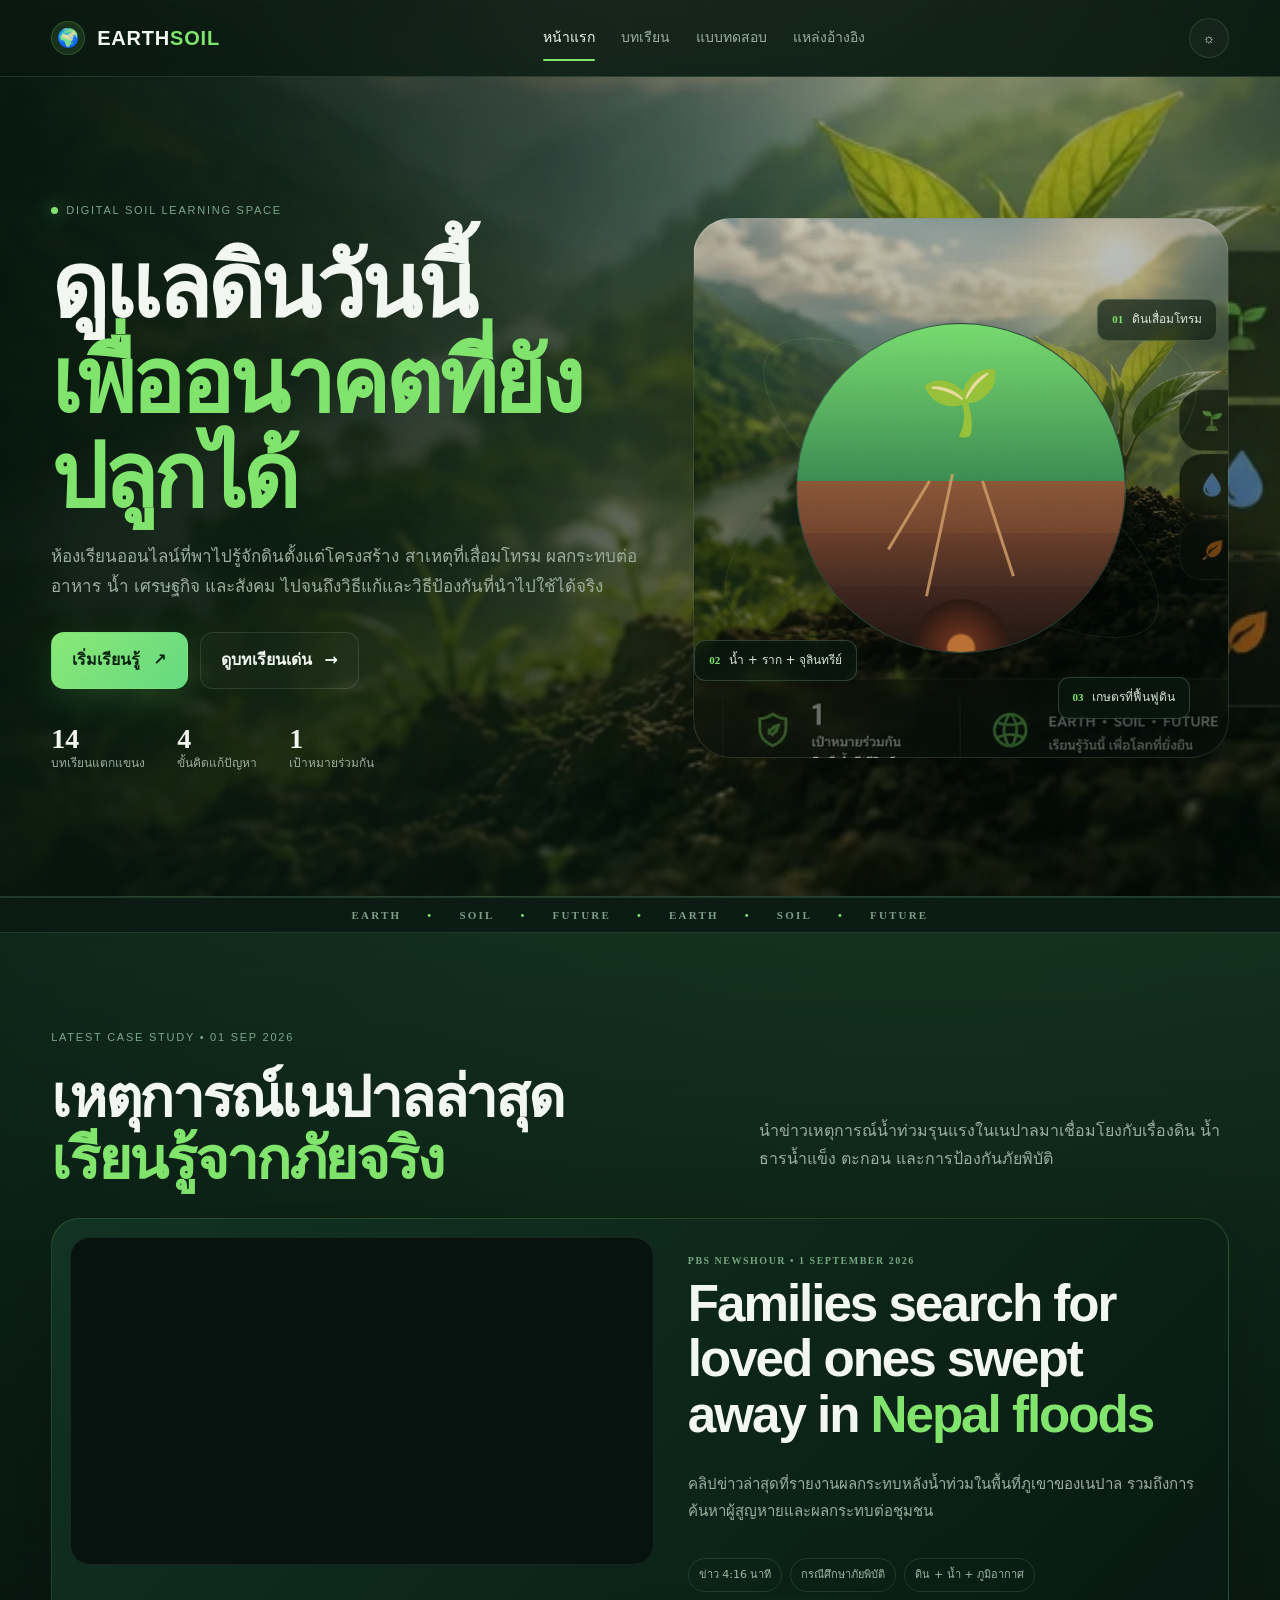
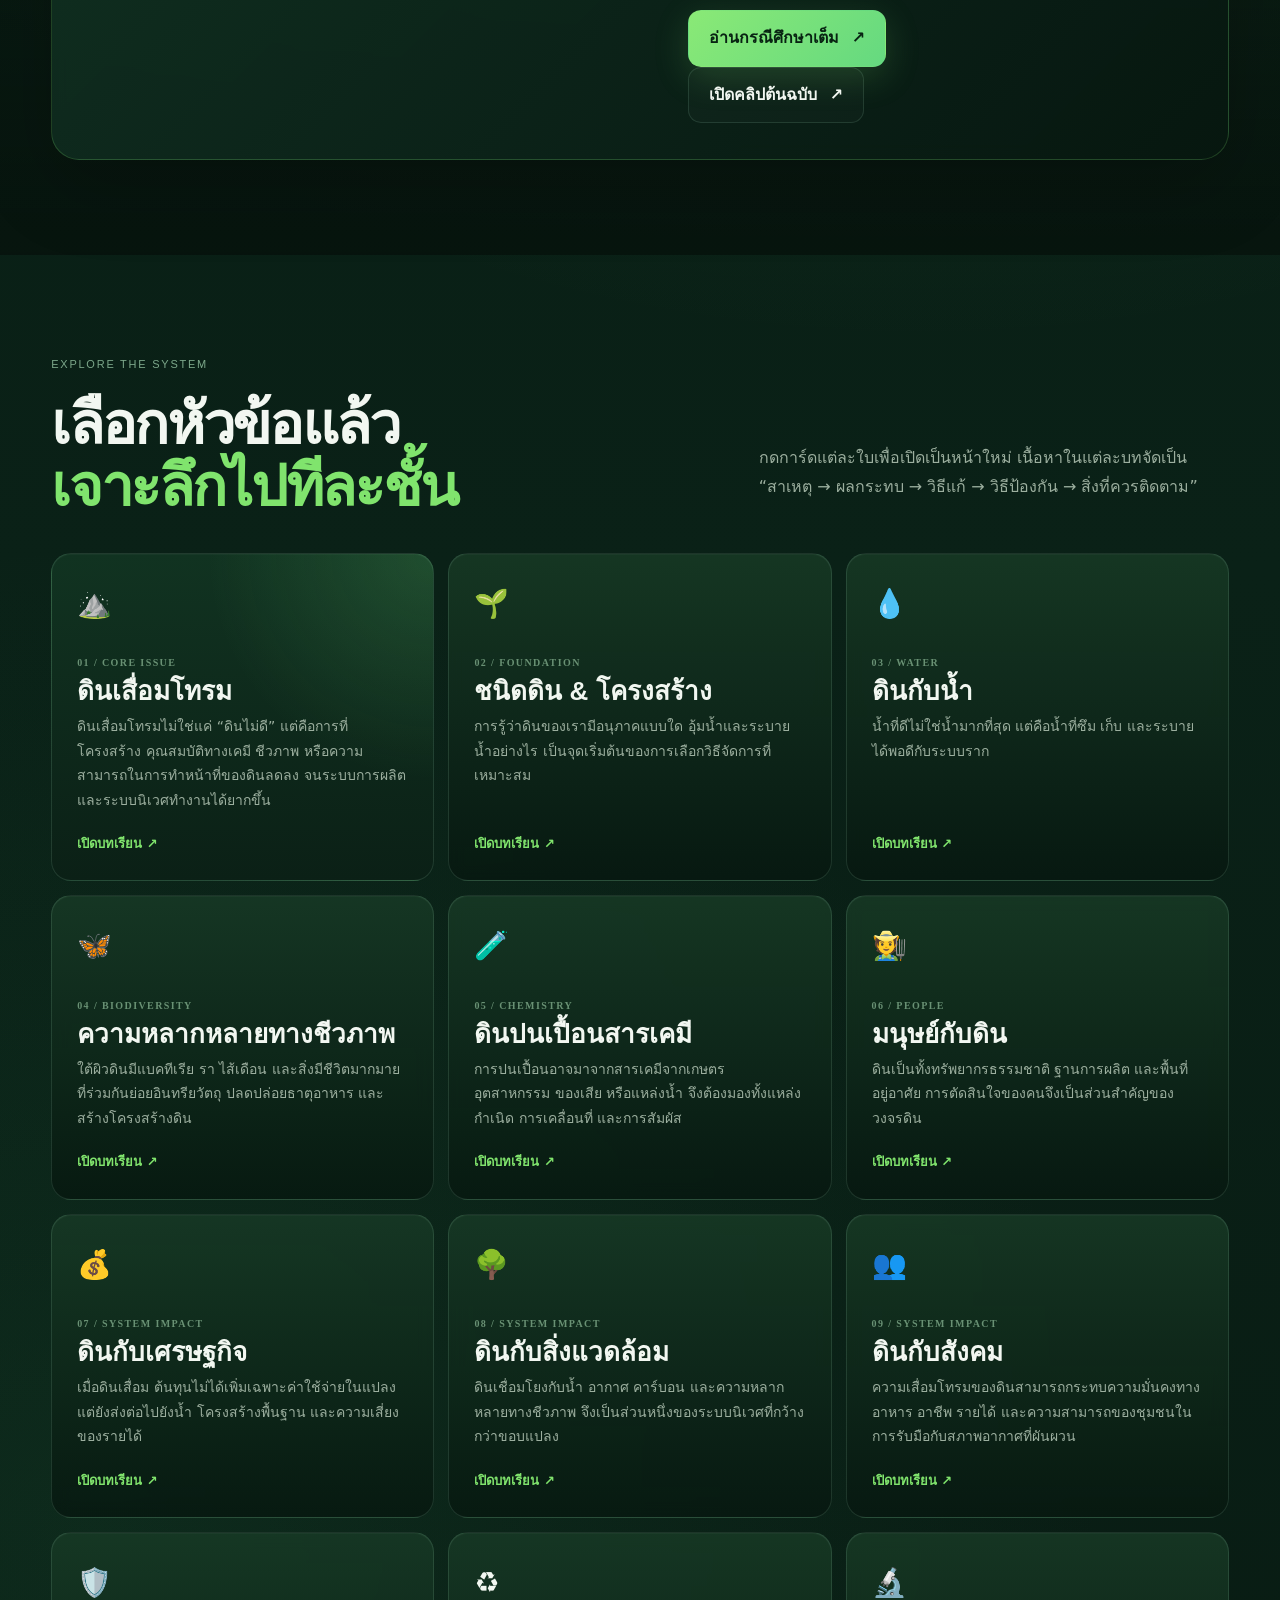
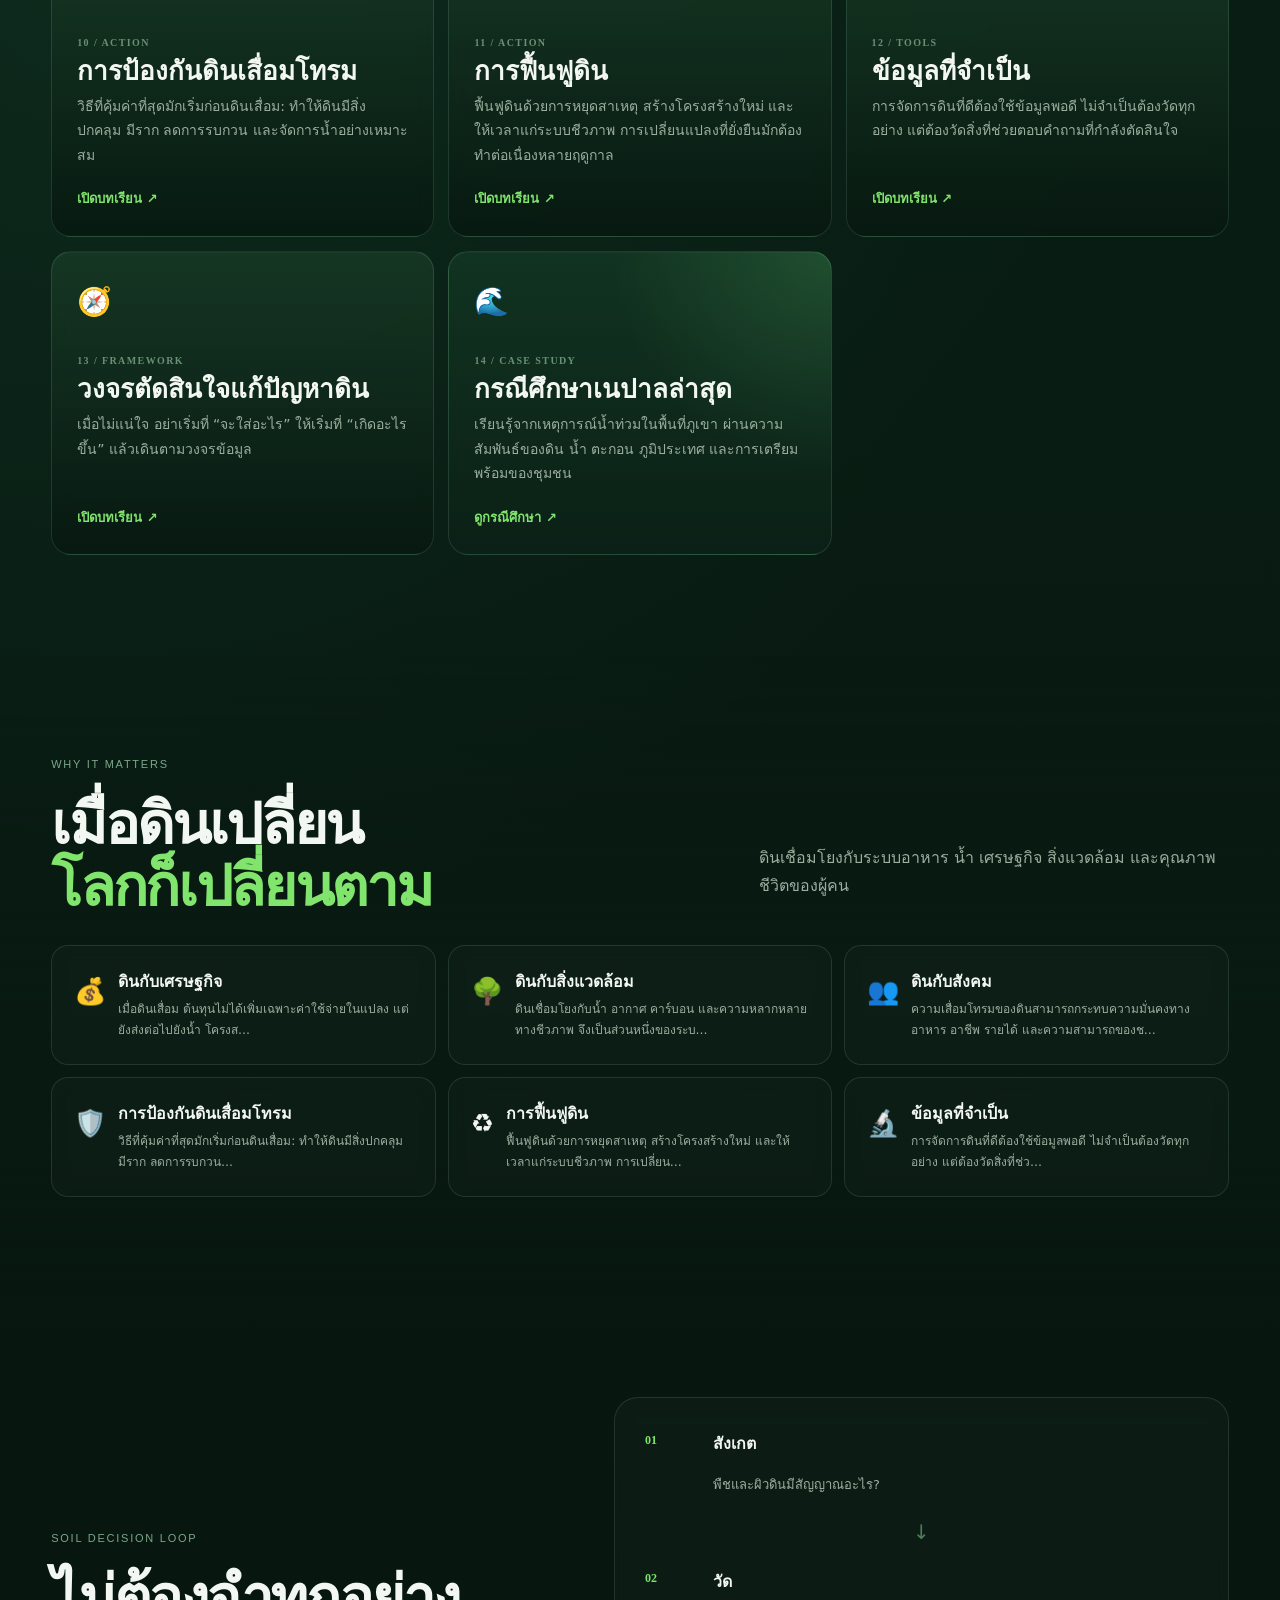
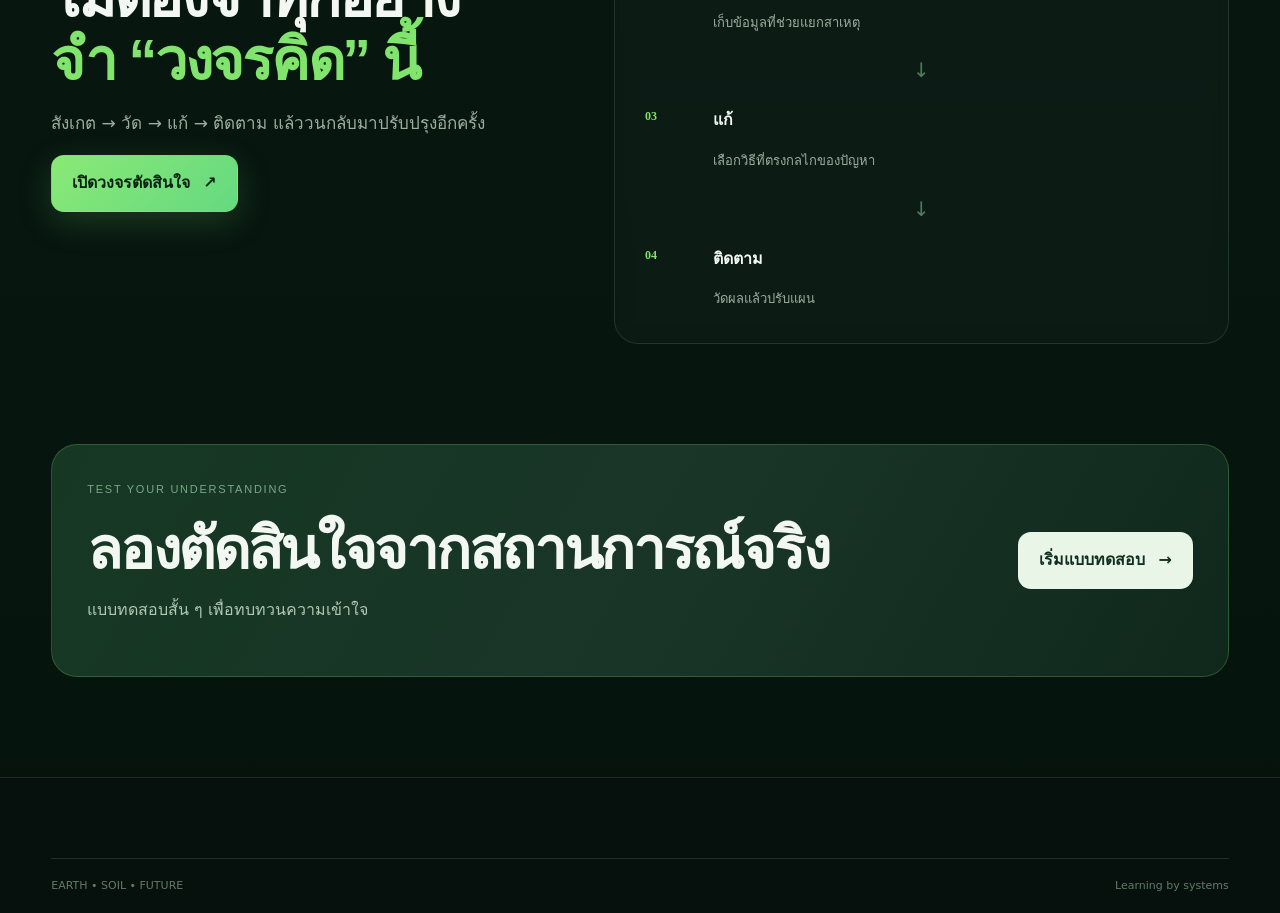
<file: index.html>
<!doctype html>
<html lang="th">
<head>
<meta charset="utf-8"><meta name="viewport" content="width=device-width, initial-scale=1">
<meta name="description" content="EARTHSOIL — ห้องเรียนดินออนไลน์">
<title>EARTHSOIL — โลกใต้ฝ่าเท้า</title>
<style>
:root{--bg:#06130e;--bg2:#0a1d15;--panel:#0d261b;--panel2:#102c20;--line:rgba(188,255,220,.12);--text:#f2f7f1;--muted:#9caf9f;--accent:#80e46d;--accent2:#47d590;--cream:#e9f5e7;--shadow:0 25px 80px rgba(0,0,0,.28);--radius:26px}*{box-sizing:border-box}html{scroll-behavior:smooth}body{margin:0;background:radial-gradient(circle at 75% -10%,rgba(66,213,144,.12),transparent 30%),radial-gradient(circle at 12% 20%,rgba(128,228,109,.07),transparent 28%),var(--bg);color:var(--text);font-family:"IBM Plex Sans Thai",system-ui,sans-serif;line-height:1.8}body:before{content:"";position:fixed;inset:0;pointer-events:none;background-image:linear-gradient(var(--line) 1px,transparent 1px),linear-gradient(90deg,var(--line) 1px,transparent 1px);background-size:88px 88px;mask-image:linear-gradient(to bottom,rgba(0,0,0,.35),transparent 75%);z-index:-3}.noise{position:fixed;inset:0;pointer-events:none;opacity:.04;z-index:20;background-image:url("data:image/svg+xml,%3Csvg viewBox='0 0 160 160' xmlns='http://www.w3.org/2000/svg'%3E%3Cfilter id='n'%3E%3CfeTurbulence type='fractalNoise' baseFrequency='.8' numOctaves='2' stitchTiles='stitch'/%3E%3C/filter%3E%3Crect width='100%25' height='100%25' filter='url(%23n)' opacity='.3'/%3E%3C/svg%3E")}.progress-bar{position:fixed;top:0;left:0;height:3px;width:0;background:linear-gradient(90deg,var(--accent2),var(--accent));z-index:50;box-shadow:0 0 20px var(--accent)}a{color:inherit;text-decoration:none}.site-header{position:sticky;top:0;z-index:40;display:flex;align-items:center;justify-content:space-between;gap:30px;padding:18px 4vw;border-bottom:1px solid var(--line);background:rgba(5,18,13,.72);backdrop-filter:blur(18px)}.brand{display:inline-flex;align-items:center;gap:12px;font-family:"Space Grotesk",sans-serif;font-weight:700;letter-spacing:.04em;font-size:20px}.brand-orb{display:grid;place-items:center;width:34px;height:34px;border-radius:50%;background:rgba(128,228,109,.12);border:1px solid rgba(128,228,109,.22);font-size:18px}.brand-text span{color:var(--accent)}.top-nav{display:flex;gap:26px;align-items:center}.top-nav a{color:var(--muted);font-size:14px;transition:.2s}.top-nav a:hover,.top-nav a.active{color:var(--text)}.top-nav a.active{position:relative}.top-nav a.active:after{content:"";position:absolute;left:0;right:0;bottom:-10px;height:2px;background:var(--accent);border-radius:2px}.icon-btn{border:1px solid var(--line);background:rgba(255,255,255,.03);color:var(--text);width:40px;height:40px;border-radius:50%;cursor:pointer}.section-shell{width:min(1180px,92vw);margin:0 auto}.hero-section{padding:72px 0 70px;min-height:calc(100vh - 80px);display:flex;align-items:center}.hero-grid{display:grid;grid-template-columns:1.05fr .95fr;gap:50px;align-items:center}.eyebrow{font-family:"Space Grotesk",sans-serif;letter-spacing:.16em;font-size:11px;color:#7ca78a;display:flex;align-items:center;gap:8px;margin-bottom:18px}.pulse-dot{width:7px;height:7px;background:var(--accent);border-radius:50%;box-shadow:0 0 18px var(--accent)}h1,h2,h3{font-family:"Space Grotesk","IBM Plex Sans Thai",sans-serif;line-height:1.08;margin:0}h1{font-size:clamp(46px,7vw,88px);letter-spacing:-.045em}h1 em{font-style:normal;color:var(--accent)}.hero-lead,.lead{color:var(--muted);font-size:17px;max-width:720px}.hero-actions{display:flex;gap:12px;margin:30px 0}.btn{display:inline-flex;align-items:center;gap:13px;padding:13px 20px;border-radius:13px;font-weight:600;border:1px solid transparent;transition:transform .2s,box-shadow .2s,background .2s}.btn:hover{transform:translateY(-2px)}.btn-primary{background:linear-gradient(135deg,#8ae976,#65d980);color:#082312;box-shadow:0 10px 35px rgba(128,228,109,.18)}.btn-ghost{border-color:var(--line);background:rgba(255,255,255,.02);color:var(--text)}.btn-light{background:var(--cream);color:#10301f}.micro-stats{display:flex;gap:32px;margin-top:36px}.micro-stats div{display:flex;flex-direction:column}.micro-stats strong{font:700 28px/1 "Space Grotesk";color:var(--text)}.micro-stats span{font-size:12px;color:var(--muted)}.hero-visual{position:relative;min-height:540px;display:grid;place-items:center}.soil-globe{position:relative;width:390px;height:390px;border-radius:50%;overflow:hidden;background:radial-gradient(circle at 32% 28%,#355c43,#153222 45%,#0b1b13 70%);box-shadow:inset -40px -30px 80px rgba(0,0,0,.4),0 30px 80px rgba(0,0,0,.35);border:1px solid rgba(212,255,229,.16)}.globe-surface{position:absolute;inset:0 0 52%;background:linear-gradient(180deg,#78db6f,#3d8d53);display:grid;place-items:center;font-size:64px}.globe-layer{position:absolute;left:0;right:0}.layer-top{top:48%;height:19%;background:linear-gradient(#8b5739,#6f432c)}.layer-middle{top:64%;height:20%;background:linear-gradient(#6a3f2b,#3d271e)}.layer-deep{top:80%;height:20%;background:linear-gradient(#41271f,#201611)}.globe-core{position:absolute;left:35%;top:84%;width:30%;height:30%;background:radial-gradient(circle,#bb7134 0 18%,#622e1b 22%,#2c1a13 68%);border-radius:50%}.root{position:absolute;width:3px;background:#d5a36c;opacity:.8;transform-origin:top}.root-1{height:125px;left:47%;top:46%;transform:rotate(12deg)}.root-2{height:100px;left:56%;top:48%;transform:rotate(-18deg)}.root-3{height:80px;left:40%;top:48%;transform:rotate(31deg)}.orbital{position:absolute;border:1px solid rgba(128,228,109,.18);border-radius:50%;animation:spin 16s linear infinite}.orbital-a{width:520px;height:200px;transform:rotate(-27deg)}.orbital-b{width:470px;height:160px;transform:rotate(35deg);animation-duration:22s}.floating-tag{position:absolute;padding:9px 14px;border-radius:11px;background:rgba(8,26,18,.84);border:1px solid var(--line);backdrop-filter:blur(10px);font-size:12px;color:#d7e8d9;box-shadow:0 12px 30px rgba(0,0,0,.22)}.floating-tag span{color:var(--accent);font:600 11px "Space Grotesk";margin-right:5px}.tag-a{top:15%;right:2%}.tag-b{bottom:14%;left:0}.tag-c{bottom:7%;right:7%}@keyframes spin{to{transform:rotate(8deg) translateX(4px)}}.ticker-wrap{overflow:hidden;border-top:1px solid var(--line);border-bottom:1px solid var(--line);background:#0a1b13}.ticker{white-space:nowrap;display:flex;gap:26px;justify-content:center;padding:11px;color:#7e9c86;font:600 11px "Space Grotesk";letter-spacing:.2em}.ticker i{font-style:normal;color:var(--accent)}.section-pad{padding:100px 0}.section-heading{display:flex;justify-content:space-between;align-items:flex-end;gap:50px;margin-bottom:35px}.section-heading h2,.decision-section h2,.quiz-banner h2,.related-section h2{font-size:clamp(36px,4.5vw,60px);letter-spacing:-.04em}.section-heading h2 span,.decision-section h2 span{color:var(--accent)}.section-heading>p{max-width:470px;color:var(--muted)}.topic-grid{display:grid;grid-template-columns:repeat(3,1fr);gap:14px}.topic-card{min-height:270px;padding:25px;border:1px solid var(--line);background:linear-gradient(180deg,rgba(18,46,33,.92),rgba(8,24,17,.9));border-radius:20px;display:flex;flex-direction:column;box-shadow:inset 0 1px 0 rgba(255,255,255,.03);transition:.25s}.topic-card:hover{transform:translateY(-5px);border-color:rgba(128,228,109,.32);box-shadow:var(--shadow)}.topic-card.featured{background:radial-gradient(circle at 100% 0%,rgba(111,221,124,.16),transparent 45%),linear-gradient(180deg,#113321,#0b2016)}.topic-icon{font-size:28px;margin-bottom:28px}.topic-no{font:600 10px "Space Grotesk";letter-spacing:.14em;color:#699174}.topic-card h3{font-size:26px;margin:9px 0}.topic-card p{color:var(--muted);font-size:14px;margin:0;line-height:1.75}.topic-link{margin-top:auto;padding-top:20px;color:var(--accent);font-size:13px;font-weight:600}.impact-section{background:linear-gradient(180deg,rgba(4,13,9,0),rgba(9,27,18,.55),rgba(4,13,9,0))}.section-heading.compact{margin-bottom:28px}.impact-grid{display:grid;grid-template-columns:repeat(3,1fr);gap:12px}.impact-card{padding:22px;border:1px solid var(--line);background:rgba(255,255,255,.02);border-radius:17px;display:grid;grid-template-columns:auto 1fr;gap:2px 12px}.impact-card strong{grid-row:span 2;font-size:26px}.impact-card span{font-weight:600}.impact-card small{color:var(--muted);font-size:12px}.decision-layout{display:grid;grid-template-columns:.9fr 1.1fr;gap:60px;align-items:center}.loop-card{border:1px solid var(--line);border-radius:24px;padding:14px;background:rgba(255,255,255,.025)}.loop-step{display:grid;grid-template-columns:54px 1fr;gap:14px;padding:18px 16px}.loop-step b{font:700 12px "Space Grotesk";color:var(--accent);padding-top:3px}.loop-step span{font-weight:600}.loop-step small{grid-column:2;color:var(--muted);font-size:13px}.loop-arrow{text-align:center;color:#4d7e5a;font-size:20px}.quiz-banner{margin-bottom:100px;padding:35px;border:1px solid rgba(128,228,109,.22);border-radius:26px;background:linear-gradient(120deg,#163823,#193528 55%,#0f281b);display:flex;justify-content:space-between;align-items:center;gap:30px}.quiz-banner p{color:#b4c8b4;max-width:680px}.site-footer{border-top:1px solid var(--line);padding:45px 0 18px;background:#06110d}.footer-grid{display:grid;grid-template-columns:1.4fr .8fr .8fr;gap:50px}.footer-grid>div{display:flex;flex-direction:column;gap:7px}.footer-grid p,.footer-grid a:not(.brand){color:var(--muted);font-size:13px}.footer-grid strong{margin-bottom:6px}.footer-bottom{width:min(1180px,92vw);margin:35px auto 0;padding-top:17px;border-top:1px solid var(--line);display:flex;justify-content:space-between;color:#627a69;font-size:11px}.article-hero{padding:65px 0 30px}.back-link{color:#8bac91;font-size:13px}.article-meta{margin-top:28px;color:var(--accent);font:600 11px "Space Grotesk";letter-spacing:.14em}.article-hero h1{font-size:clamp(48px,6.7vw,82px);margin:10px 0 20px}.article-intro{max-width:780px;color:#a9b9aa;font-size:17px}.article-tags{display:flex;gap:8px;flex-wrap:wrap;margin-top:24px}.article-tags span{padding:6px 10px;border-radius:999px;border:1px solid var(--line);color:#94ab98;font-size:11px}.article-layout{display:grid;grid-template-columns:250px 1fr;gap:70px;padding:20px 0 90px}.article-side{position:relative}.sticky-box{position:sticky;top:96px;border-left:1px solid var(--line);padding-left:19px}.sticky-box .side-kicker{font:600 10px "Space Grotesk";color:#62806b;letter-spacing:.16em;margin-bottom:13px}.sticky-box a{display:flex;gap:10px;padding:9px 0;color:#86a08c;font-size:12px}.sticky-box a span{font:600 10px "Space Grotesk";color:#5c7a64}.article-content{max-width:800px}.article-content h2{font-size:31px;margin:42px 0 15px;scroll-margin-top:105px}.article-content p{color:#bdcabe;font-size:16px}.article-list{padding-left:21px;color:#bdcabe}.article-list li{margin:8px 0}.article-callout{margin:28px 0;padding:23px;border-left:3px solid var(--accent);background:rgba(128,228,109,.055);border-radius:0 16px 16px 0}.article-callout strong{color:var(--accent);font-size:14px}.article-callout p{margin:7px 0 0}.data-table{overflow:auto;margin:24px 0;border:1px solid var(--line);border-radius:16px}.data-table table{width:100%;border-collapse:collapse;min-width:620px}.data-table th,.data-table td{text-align:left;padding:13px 15px;border-bottom:1px solid var(--line);font-size:13px}.data-table th{color:#9fc2a7;background:rgba(255,255,255,.03)}.data-table td{color:#b9c8ba}.step-stack{display:flex;flex-direction:column;gap:10px;margin:24px 0}.article-step{display:grid;grid-template-columns:50px 1fr;gap:15px;padding:17px;border:1px solid var(--line);border-radius:15px;background:rgba(255,255,255,.02)}.article-step>b{color:var(--accent);font:700 11px "Space Grotesk";padding-top:3px}.article-step strong{font-size:15px}.article-step p{margin:3px 0 0;font-size:13px}.related-section{padding:0 0 100px}.related-grid{display:grid;grid-template-columns:repeat(3,1fr);gap:13px;margin-top:24px}.related-card{border:1px solid var(--line);border-radius:17px;padding:20px;background:rgba(255,255,255,.02)}.related-card span{font:600 9px "Space Grotesk";color:#689074;letter-spacing:.12em}.related-card h3{font-size:21px;margin:9px 0}.related-card p{font-size:12px;color:var(--muted)}.related-card b{font-size:12px;color:var(--accent)}.quiz-page,.refs-page{padding:75px 0 110px}.quiz-page h1,.refs-page h1{font-size:clamp(46px,6vw,75px);margin:12px 0}.quiz-question{border:1px solid var(--line);border-radius:20px;padding:24px;margin:17px 0;background:rgba(255,255,255,.025)}.quiz-question legend{font-size:17px;font-weight:600;padding:0 8px;max-width:900px}.quiz-question legend span{color:var(--accent);font:700 11px "Space Grotesk";margin-right:12px}.option{display:block;margin-top:10px}.option input{display:none}.option span{display:block;padding:12px 14px;border:1px solid var(--line);border-radius:12px;color:#b9c9bb;cursor:pointer;transition:.2s}.option input:checked+span{border-color:rgba(128,228,109,.5);background:rgba(128,228,109,.08);color:var(--text)}.explain{margin-top:12px;padding:10px 12px;border-radius:10px;font-size:12px;display:none}.explain.correct,.explain.wrong{display:block}.explain.correct{background:rgba(128,228,109,.08);color:#a9e7a6}.explain.wrong{background:rgba(242,126,126,.06);color:#efb0a3}.quiz-actions{display:flex;gap:12px;margin-top:20px}.quiz-result{display:flex;align-items:center;gap:22px;margin:30px 0;padding:23px;border:1px solid var(--line);border-radius:20px;background:linear-gradient(90deg,rgba(128,228,109,.08),rgba(255,255,255,.02))}.score{font:700 42px "Space Grotesk";color:var(--accent)}.score small{font-size:16px;color:var(--muted)}.quiz-result p{margin:4px 0;color:var(--muted)}.ref-grid{display:grid;grid-template-columns:repeat(2,1fr);gap:14px;margin-top:30px}.ref-card{padding:25px;border:1px solid var(--line);border-radius:20px;background:rgba(255,255,255,.025)}.ref-card span{font:700 11px "Space Grotesk";color:var(--accent)}.ref-card h3{font-size:25px;margin:10px 0}.ref-card p,.notice p{color:var(--muted);font-size:14px}.notice{margin-top:16px;padding:22px;border:1px solid rgba(128,228,109,.18);border-radius:18px;background:rgba(128,228,109,.045)}.notice strong{color:var(--accent)}.compact-footer{padding-top:15px}.compact-footer .footer-bottom{margin-top:0}
[data-theme=light]{--bg:#f2f7f0;--bg2:#ffffff;--panel:#fff;--panel2:#eaf2e9;--line:rgba(28,74,42,.12);--text:#112318;--muted:#5b7061;--cream:#102d1d}.home-page[data-theme=light],body[data-theme=light]{background:#f2f7f0}.home-page[data-theme=light]:before,body[data-theme=light]:before{display:none}.home-page[data-theme=light] .site-header,body[data-theme=light] .site-header{background:rgba(243,249,241,.76)}.home-page[data-theme=light] .topic-card,body[data-theme=light] .topic-card,.home-page[data-theme=light] .loop-card{background:#fff}.home-page[data-theme=light] .site-footer,body[data-theme=light] .site-footer{background:#e9f1e8}
@media(max-width:980px){.top-nav{display:none}.hero-grid,.decision-layout{grid-template-columns:1fr}.hero-visual{min-height:430px}.topic-grid,.impact-grid,.related-grid{grid-template-columns:repeat(2,1fr)}.section-heading{align-items:flex-start;flex-direction:column}.article-layout{grid-template-columns:1fr;gap:20px}.article-side{order:2}.sticky-box{position:static}.sticky-box a{display:inline-flex;margin-right:16px}.footer-grid{grid-template-columns:1fr 1fr}.quiz-banner{flex-direction:column;align-items:flex-start}.hero-section{padding-top:50px}}
@media(max-width:650px){.site-header{padding:15px 4vw}.hero-section{padding:48px 0}.hero-visual{transform:scale(.88);transform-origin:center}.soil-globe{width:320px;height:320px}.topic-grid,.impact-grid,.related-grid,.ref-grid{grid-template-columns:1fr}.topic-card{min-height:235px}.micro-stats{gap:20px}.section-pad{padding:72px 0}.quiz-banner{margin-bottom:70px}.footer-grid{grid-template-columns:1fr}.footer-bottom{gap:12px;flex-direction:column}.article-layout{padding-top:0}.article-hero{padding-top:50px}}

/* Embedded fallback: this page works even when opened directly from a ZIP archive. */
.case-study-section{padding:95px 0;background:linear-gradient(180deg,rgba(16,44,32,.2),rgba(7,19,13,.85));}.case-study-card{display:grid;grid-template-columns:1.05fr .95fr;gap:28px;border:1px solid rgba(128,228,109,.2);border-radius:28px;padding:18px;background:linear-gradient(135deg,rgba(19,53,37,.9),rgba(7,23,16,.95));box-shadow:0 25px 80px rgba(0,0,0,.2);overflow:hidden}.case-video{position:relative;aspect-ratio:16/9;border-radius:20px;overflow:hidden;background:#06130e;border:1px solid rgba(255,255,255,.08)}.case-video iframe{width:100%;height:100%;border:0}.case-copy{padding:18px 12px 18px 6px;display:flex;flex-direction:column;justify-content:center}.case-copy .kicker{font:600 10px "Space Grotesk";letter-spacing:.15em;color:#75a77f}.case-copy h2{font-size:clamp(32px,4vw,54px);margin:10px 0 14px;letter-spacing:-.04em}.case-copy h2 span{color:var(--accent)}.case-copy p{color:var(--muted);font-size:15px}.case-meta{display:flex;flex-wrap:wrap;gap:8px;margin:18px 0}.case-meta span{border:1px solid var(--line);padding:6px 10px;border-radius:999px;color:#9db5a0;font-size:11px}.case-copy .btn{width:max-content}@media(max-width:800px){.case-study-card{grid-template-columns:1fr;padding:12px}.case-copy{padding:10px 8px 16px}.case-study-section{padding:70px 0}}/* EARTHSOIL Nature Refresh */
body.home-page, body.article-page {
  background:
    radial-gradient(circle at 72% 8%, rgba(132,226,112,.16), transparent 28%),
    radial-gradient(circle at 8% 55%, rgba(47,137,86,.12), transparent 30%),
    linear-gradient(180deg,#071a12 0%,#0a2117 38%,#06130d 100%);
}
.home-page:after,.article-page:after{
  content:"";position:fixed;inset:0;pointer-events:none;z-index:-4;
  background:linear-gradient(90deg,rgba(4,17,11,.72),rgba(4,17,11,.25) 48%,rgba(4,17,11,.65)),
             url('nature-hero.webp') center/cover no-repeat;
  opacity:.20;filter:saturate(1.12) blur(.2px);
}
.hero-section{position:relative;overflow:hidden;border-bottom:1px solid rgba(188,255,220,.10)}
.hero-section:before{content:"";position:absolute;inset:0;pointer-events:none;background:linear-gradient(90deg,rgba(4,19,12,.93) 0%,rgba(4,19,12,.68) 42%,rgba(4,19,12,.18) 72%,rgba(4,19,12,.35)),url('nature-hero.webp') 72% center/cover no-repeat;opacity:.82;z-index:-1}
.hero-visual{min-height:540px;border-radius:38px;background:linear-gradient(135deg,rgba(4,18,11,.08),rgba(4,18,11,.38)),url('nature-hero.webp') center/cover no-repeat;box-shadow:0 35px 100px rgba(0,0,0,.25);border:1px solid rgba(218,255,225,.12);}
.hero-visual:after{content:"";position:absolute;inset:0;border-radius:38px;background:radial-gradient(circle at 70% 25%,rgba(255,244,195,.18),transparent 25%),linear-gradient(180deg,rgba(8,26,16,.04),rgba(4,15,10,.48));pointer-events:none}
.soil-globe{width:330px;height:330px;box-shadow:inset -35px -25px 70px rgba(0,0,0,.35),0 25px 70px rgba(0,0,0,.38);z-index:2}
.floating-tag{z-index:3;background:rgba(7,24,15,.66);border-color:rgba(214,255,222,.18)}
.topic-card{background:linear-gradient(180deg,rgba(23,57,37,.88),rgba(7,24,16,.86));backdrop-filter:blur(8px)}
.impact-card,.loop-card,.case-study-card{backdrop-filter:blur(8px)}
.site-header{background:rgba(5,18,13,.60)}
@media(max-width:800px){
  .hero-section{padding:38px 0 48px;min-height:auto}
  .hero-section:before{background:linear-gradient(180deg,rgba(4,19,12,.78),rgba(4,19,12,.56) 48%,rgba(4,19,12,.82)),url('nature-hero.webp') center/cover no-repeat;opacity:.9}
  .hero-grid{gap:26px}
  .hero-visual{min-height:330px;border-radius:28px;background-position:center 42%}
  .hero-visual:after{border-radius:28px}
  .soil-globe{width:235px;height:235px}
  .globe-surface{font-size:42px}
  .orbital-a{width:310px;height:120px}.orbital-b{width:280px;height:100px}
  .floating-tag{font-size:10px;padding:7px 10px}.tag-a{top:8%;right:3%}.tag-b{bottom:7%;left:3%}.tag-c{bottom:3%;right:5%}
  h1{font-size:clamp(44px,15vw,64px)}
  .hero-lead{font-size:15px;line-height:1.85}
  .micro-stats{gap:18px;margin-top:24px}
  .micro-stats strong{font-size:24px}
  .topic-grid{grid-template-columns:1fr 1fr}
  .topic-card{min-height:245px;padding:18px;border-radius:18px}
  .topic-card h3{font-size:20px}
  .topic-card p{font-size:13px}
}
@media(max-width:520px){
  .topic-grid{grid-template-columns:1fr}
  .topic-card{min-height:205px}
  .section-pad{padding:64px 0}
  .section-heading{display:block}
  .section-heading>p{margin-top:14px}
  .hero-actions{flex-direction:column;align-items:stretch}.btn{justify-content:center}
  .hero-visual{min-height:300px}
  .soil-globe{width:210px;height:210px}
  .tag-b{left:0}.tag-c{right:0}
  .case-study-card{border-radius:20px}
}

</style>
</head>
<body class="home-page"><div class="noise"></div><div class="progress-bar" id="readingProgress"></div><header class="site-header"><a class="brand" href="index.html"><span class="brand-orb">🌍</span><span class="brand-text">EARTH<span>SOIL</span></span></a><nav class="top-nav"><a class="active" href="index.html">หน้าแรก</a><a href="index.html#explore">บทเรียน</a><a href="quiz.html">แบบทดสอบ</a><a href="references.html">แหล่งอ้างอิง</a></nav><button class="icon-btn" id="themeToggle">☼</button></header><main>
<section class="hero-section"><div class="section-shell hero-grid"><div class="hero-copy"><div class="eyebrow"><span class="pulse-dot"></span>DIGITAL SOIL LEARNING SPACE</div><h1>ดูแลดินวันนี้<br><em>เพื่ออนาคตที่ยังปลูกได้</em></h1><p class="hero-lead">ห้องเรียนออนไลน์ที่พาไปรู้จักดินตั้งแต่โครงสร้าง สาเหตุที่เสื่อมโทรม ผลกระทบต่ออาหาร น้ำ เศรษฐกิจ และสังคม ไปจนถึงวิธีแก้และวิธีป้องกันที่นำไปใช้ได้จริง</p><div class="hero-actions"><a class="btn btn-primary" href="#explore">เริ่มเรียนรู้ <span>↗</span></a><a class="btn btn-ghost" href="article.html?topic=soil-degradation">ดูบทเรียนเด่น <span>→</span></a></div><div class="micro-stats"><div><strong>14</strong><span>บทเรียนแตกแขนง</span></div><div><strong>4</strong><span>ขั้นคิดแก้ปัญหา</span></div><div><strong>1</strong><span>เป้าหมายร่วมกัน</span></div></div></div><div class="hero-visual" aria-hidden="true"><div class="orbital orbital-a"></div><div class="orbital orbital-b"></div><div class="soil-globe"><div class="globe-surface"><span>🌱</span></div><div class="globe-layer layer-top"></div><div class="globe-layer layer-middle"></div><div class="globe-layer layer-deep"></div><div class="globe-core"></div><div class="root root-1"></div><div class="root root-2"></div><div class="root root-3"></div></div><div class="floating-tag tag-a"><span>01</span> ดินเสื่อมโทรม</div><div class="floating-tag tag-b"><span>02</span> น้ำ + ราก + จุลินทรีย์</div><div class="floating-tag tag-c"><span>03</span> เกษตรที่ฟื้นฟูดิน</div></div></div></section>
<section class="ticker-wrap"><div class="ticker"><span>EARTH</span><i>•</i><span>SOIL</span><i>•</i><span>FUTURE</span><i>•</i><span>EARTH</span><i>•</i><span>SOIL</span><i>•</i><span>FUTURE</span></div></section>
<section class="case-study-section"><div class="section-shell"><div class="section-heading compact"><div><div class="eyebrow">LATEST CASE STUDY • 01 SEP 2026</div><h2>เหตุการณ์เนปาลล่าสุด<br><span>เรียนรู้จากภัยจริง</span></h2></div><p>นำข่าวเหตุการณ์น้ำท่วมรุนแรงในเนปาลมาเชื่อมโยงกับเรื่องดิน น้ำ ธารน้ำแข็ง ตะกอน และการป้องกันภัยพิบัติ</p></div><div class="case-study-card"><div class="case-video"><iframe src="https://www.pbs.org/video/deadly-floods-1788295312/" title="Families search for loved ones swept away in Nepal floods" loading="lazy" allow="fullscreen; picture-in-picture"></iframe></div><div class="case-copy"><div class="kicker">PBS NEWSHOUR • 1 SEPTEMBER 2026</div><h2>Families search for loved ones swept away in <span>Nepal floods</span></h2><p>คลิปข่าวล่าสุดที่รายงานผลกระทบหลังน้ำท่วมในพื้นที่ภูเขาของเนปาล รวมถึงการค้นหาผู้สูญหายและผลกระทบต่อชุมชน</p><div class="case-meta"><span>ข่าว 4:16 นาที</span><span>กรณีศึกษาภัยพิบัติ</span><span>ดิน + น้ำ + ภูมิอากาศ</span></div><a class="btn btn-primary" href="article.html?topic=nepal-flood">อ่านกรณีศึกษาเต็ม <span>↗</span></a><a class="btn btn-ghost" href="https://www.pbs.org/video/deadly-floods-1788295312/" target="_blank" rel="noopener">เปิดคลิปต้นฉบับ <span>↗</span></a></div></div></div></section><section class="section-shell section-pad" id="explore"><div class="section-heading"><div><div class="eyebrow">EXPLORE THE SYSTEM</div><h2>เลือกหัวข้อแล้ว<br><span>เจาะลึกไปทีละชั้น</span></h2></div><p>กดการ์ดแต่ละใบเพื่อเปิดเป็นหน้าใหม่ เนื้อหาในแต่ละบทจัดเป็น “สาเหตุ → ผลกระทบ → วิธีแก้ → วิธีป้องกัน → สิ่งที่ควรติดตาม”</p></div><div class="topic-grid"><a class="topic-card featured" href="article.html?topic=soil-degradation"><div class="topic-icon">⛰️</div><div class="topic-no">01 / CORE ISSUE</div><h3>ดินเสื่อมโทรม</h3><p>ดินเสื่อมโทรมไม่ใช่แค่ “ดินไม่ดี” แต่คือการที่โครงสร้าง คุณสมบัติทางเคมี ชีวภาพ หรือความสามารถในการทำหน้าที่ของดินลดลง จนระบบการผลิตและระบบนิเวศทำงานได้ยากขึ้น</p><span class="topic-link">เปิดบทเรียน <b>↗</b></span></a><a class="topic-card" href="article.html?topic=soil-types"><div class="topic-icon">🌱</div><div class="topic-no">02 / FOUNDATION</div><h3>ชนิดดิน & โครงสร้าง</h3><p>การรู้ว่าดินของเรามีอนุภาคแบบใด อุ้มน้ำและระบายน้ำอย่างไร เป็นจุดเริ่มต้นของการเลือกวิธีจัดการที่เหมาะสม</p><span class="topic-link">เปิดบทเรียน <b>↗</b></span></a><a class="topic-card" href="article.html?topic=water-soil"><div class="topic-icon">💧</div><div class="topic-no">03 / WATER</div><h3>ดินกับน้ำ</h3><p>น้ำที่ดีไม่ใช่น้ำมากที่สุด แต่คือน้ำที่ซึม เก็บ และระบายได้พอดีกับระบบราก</p><span class="topic-link">เปิดบทเรียน <b>↗</b></span></a><a class="topic-card" href="article.html?topic=biodiversity"><div class="topic-icon">🦋</div><div class="topic-no">04 / BIODIVERSITY</div><h3>ความหลากหลายทางชีวภาพ</h3><p>ใต้ผิวดินมีแบคทีเรีย รา ไส้เดือน และสิ่งมีชีวิตมากมายที่ร่วมกันย่อยอินทรียวัตถุ ปลดปล่อยธาตุอาหาร และสร้างโครงสร้างดิน</p><span class="topic-link">เปิดบทเรียน <b>↗</b></span></a><a class="topic-card" href="article.html?topic=agrochemicals"><div class="topic-icon">🧪</div><div class="topic-no">05 / CHEMISTRY</div><h3>ดินปนเปื้อนสารเคมี</h3><p>การปนเปื้อนอาจมาจากสารเคมีจากเกษตร อุตสาหกรรม ของเสีย หรือแหล่งน้ำ จึงต้องมองทั้งแหล่งกำเนิด การเคลื่อนที่ และการสัมผัส</p><span class="topic-link">เปิดบทเรียน <b>↗</b></span></a><a class="topic-card" href="article.html?topic=people-land"><div class="topic-icon">🧑‍🌾</div><div class="topic-no">06 / PEOPLE</div><h3>มนุษย์กับดิน</h3><p>ดินเป็นทั้งทรัพยากรธรรมชาติ ฐานการผลิต และพื้นที่อยู่อาศัย การตัดสินใจของคนจึงเป็นส่วนสำคัญของวงจรดิน</p><span class="topic-link">เปิดบทเรียน <b>↗</b></span></a><a class="topic-card" href="article.html?topic=economy"><div class="topic-icon">💰</div><div class="topic-no">07 / SYSTEM IMPACT</div><h3>ดินกับเศรษฐกิจ</h3><p>เมื่อดินเสื่อม ต้นทุนไม่ได้เพิ่มเฉพาะค่าใช้จ่ายในแปลง แต่ยังส่งต่อไปยังน้ำ โครงสร้างพื้นฐาน และความเสี่ยงของรายได้</p><span class="topic-link">เปิดบทเรียน <b>↗</b></span></a><a class="topic-card" href="article.html?topic=environment"><div class="topic-icon">🌳</div><div class="topic-no">08 / SYSTEM IMPACT</div><h3>ดินกับสิ่งแวดล้อม</h3><p>ดินเชื่อมโยงกับน้ำ อากาศ คาร์บอน และความหลากหลายทางชีวภาพ จึงเป็นส่วนหนึ่งของระบบนิเวศที่กว้างกว่าขอบแปลง</p><span class="topic-link">เปิดบทเรียน <b>↗</b></span></a><a class="topic-card" href="article.html?topic=society"><div class="topic-icon">👥</div><div class="topic-no">09 / SYSTEM IMPACT</div><h3>ดินกับสังคม</h3><p>ความเสื่อมโทรมของดินสามารถกระทบความมั่นคงทางอาหาร อาชีพ รายได้ และความสามารถของชุมชนในการรับมือกับสภาพอากาศที่ผันผวน</p><span class="topic-link">เปิดบทเรียน <b>↗</b></span></a><a class="topic-card" href="article.html?topic=prevention"><div class="topic-icon">🛡️</div><div class="topic-no">10 / ACTION</div><h3>การป้องกันดินเสื่อมโทรม</h3><p>วิธีที่คุ้มค่าที่สุดมักเริ่มก่อนดินเสื่อม: ทำให้ดินมีสิ่งปกคลุม มีราก ลดการรบกวน และจัดการน้ำอย่างเหมาะสม</p><span class="topic-link">เปิดบทเรียน <b>↗</b></span></a><a class="topic-card" href="article.html?topic=restoration"><div class="topic-icon">♻️</div><div class="topic-no">11 / ACTION</div><h3>การฟื้นฟูดิน</h3><p>ฟื้นฟูดินด้วยการหยุดสาเหตุ สร้างโครงสร้างใหม่ และให้เวลาแก่ระบบชีวภาพ การเปลี่ยนแปลงที่ยั่งยืนมักต้องทำต่อเนื่องหลายฤดูกาล</p><span class="topic-link">เปิดบทเรียน <b>↗</b></span></a><a class="topic-card" href="article.html?topic=essential-data"><div class="topic-icon">🔬</div><div class="topic-no">12 / TOOLS</div><h3>ข้อมูลที่จำเป็น</h3><p>การจัดการดินที่ดีต้องใช้ข้อมูลพอดี ไม่จำเป็นต้องวัดทุกอย่าง แต่ต้องวัดสิ่งที่ช่วยตอบคำถามที่กำลังตัดสินใจ</p><span class="topic-link">เปิดบทเรียน <b>↗</b></span></a><a class="topic-card" href="article.html?topic=decision-loop"><div class="topic-icon">🧭</div><div class="topic-no">13 / FRAMEWORK</div><h3>วงจรตัดสินใจแก้ปัญหาดิน</h3><p>เมื่อไม่แน่ใจ อย่าเริ่มที่ “จะใส่อะไร” ให้เริ่มที่ “เกิดอะไรขึ้น” แล้วเดินตามวงจรข้อมูล</p><span class="topic-link">เปิดบทเรียน <b>↗</b></span></a><a class="topic-card featured" href="article.html?topic=nepal-flood"><div class="topic-icon">🌊</div><div class="topic-no">14 / CASE STUDY</div><h3>กรณีศึกษาเนปาลล่าสุด</h3><p>เรียนรู้จากเหตุการณ์น้ำท่วมในพื้นที่ภูเขา ผ่านความสัมพันธ์ของดิน น้ำ ตะกอน ภูมิประเทศ และการเตรียมพร้อมของชุมชน</p><span class="topic-link">ดูกรณีศึกษา <b>↗</b></span></a></div></section><section class="impact-section section-pad"><div class="section-shell"><div class="section-heading compact"><div><div class="eyebrow">WHY IT MATTERS</div><h2>เมื่อดินเปลี่ยน<br><span>โลกก็เปลี่ยนตาม</span></h2></div><p>ดินเชื่อมโยงกับระบบอาหาร น้ำ เศรษฐกิจ สิ่งแวดล้อม และคุณภาพชีวิตของผู้คน</p></div><div class="impact-grid"><a href="article.html?topic=economy" class="impact-card"><strong>💰</strong><span>ดินกับเศรษฐกิจ</span><small>เมื่อดินเสื่อม ต้นทุนไม่ได้เพิ่มเฉพาะค่าใช้จ่ายในแปลง แต่ยังส่งต่อไปยังน้ำ โครงส…</small></a><a href="article.html?topic=environment" class="impact-card"><strong>🌳</strong><span>ดินกับสิ่งแวดล้อม</span><small>ดินเชื่อมโยงกับน้ำ อากาศ คาร์บอน และความหลากหลายทางชีวภาพ จึงเป็นส่วนหนึ่งของระบ…</small></a><a href="article.html?topic=society" class="impact-card"><strong>👥</strong><span>ดินกับสังคม</span><small>ความเสื่อมโทรมของดินสามารถกระทบความมั่นคงทางอาหาร อาชีพ รายได้ และความสามารถของช…</small></a><a href="article.html?topic=prevention" class="impact-card"><strong>🛡️</strong><span>การป้องกันดินเสื่อมโทรม</span><small>วิธีที่คุ้มค่าที่สุดมักเริ่มก่อนดินเสื่อม: ทำให้ดินมีสิ่งปกคลุม มีราก ลดการรบกวน…</small></a><a href="article.html?topic=restoration" class="impact-card"><strong>♻️</strong><span>การฟื้นฟูดิน</span><small>ฟื้นฟูดินด้วยการหยุดสาเหตุ สร้างโครงสร้างใหม่ และให้เวลาแก่ระบบชีวภาพ การเปลี่ยน…</small></a><a href="article.html?topic=essential-data" class="impact-card"><strong>🔬</strong><span>ข้อมูลที่จำเป็น</span><small>การจัดการดินที่ดีต้องใช้ข้อมูลพอดี ไม่จำเป็นต้องวัดทุกอย่าง แต่ต้องวัดสิ่งที่ช่ว…</small></a></div></div></section><section class="decision-section section-pad"><div class="section-shell decision-layout"><div><div class="eyebrow">SOIL DECISION LOOP</div><h2>ไม่ต้องจำทุกอย่าง<br><span>จำ “วงจรคิด” นี้</span></h2><p class="lead">สังเกต → วัด → แก้ → ติดตาม แล้ววนกลับมาปรับปรุงอีกครั้ง</p><a href="article.html?topic=decision-loop" class="btn btn-primary">เปิดวงจรตัดสินใจ <span>↗</span></a></div><div class="loop-card"><div class="loop-step"><b>01</b><span>สังเกต</span><small>พืชและผิวดินมีสัญญาณอะไร?</small></div><div class="loop-arrow">↓</div><div class="loop-step"><b>02</b><span>วัด</span><small>เก็บข้อมูลที่ช่วยแยกสาเหตุ</small></div><div class="loop-arrow">↓</div><div class="loop-step"><b>03</b><span>แก้</span><small>เลือกวิธีที่ตรงกลไกของปัญหา</small></div><div class="loop-arrow">↓</div><div class="loop-step"><b>04</b><span>ติดตาม</span><small>วัดผลแล้วปรับแผน</small></div></div></div></section><section class="quiz-banner section-shell"><div><div class="eyebrow">TEST YOUR UNDERSTANDING</div><h2>ลองตัดสินใจจากสถานการณ์จริง</h2><p>แบบทดสอบสั้น ๆ เพื่อทบทวนความเข้าใจ</p></div><a class="btn btn-light" href="quiz.html">เริ่มแบบทดสอบ <span>→</span></a></section></main><footer class="site-footer"><div class="footer-bottom"><span>EARTH • SOIL • FUTURE</span><span>Learning by systems</span></div></footer><script>(function(){
  const root=document.documentElement;
  const saved=localStorage.getItem('earthsoil-theme');
  if(saved) root.dataset.theme=saved;
  const themeBtn=document.getElementById('themeToggle');
  if(themeBtn){ themeBtn.addEventListener('click',()=>{const next=root.dataset.theme==='light'?'dark':'light';root.dataset.theme=next;localStorage.setItem('earthsoil-theme',next);themeBtn.textContent=next==='light'?'☾':'☼';}); if(root.dataset.theme==='light') themeBtn.textContent='☾'; }
  const bar=document.getElementById('readingProgress');
  if(bar){ const update=()=>{ const h=document.documentElement.scrollHeight-window.innerHeight;bar.style.width=(h>0?(window.scrollY/h)*100:0)+'%';};window.addEventListener('scroll',update,{passive:true});update(); }
  document.querySelectorAll('a[href^="#"]').forEach(a=>a.addEventListener('click',e=>{const id=a.getAttribute('href');if(id.length>1){const el=document.querySelector(id);if(el){e.preventDefault();el.scrollIntoView({behavior:'smooth'})}}}));
})();
</script></body>
</html>
</file>
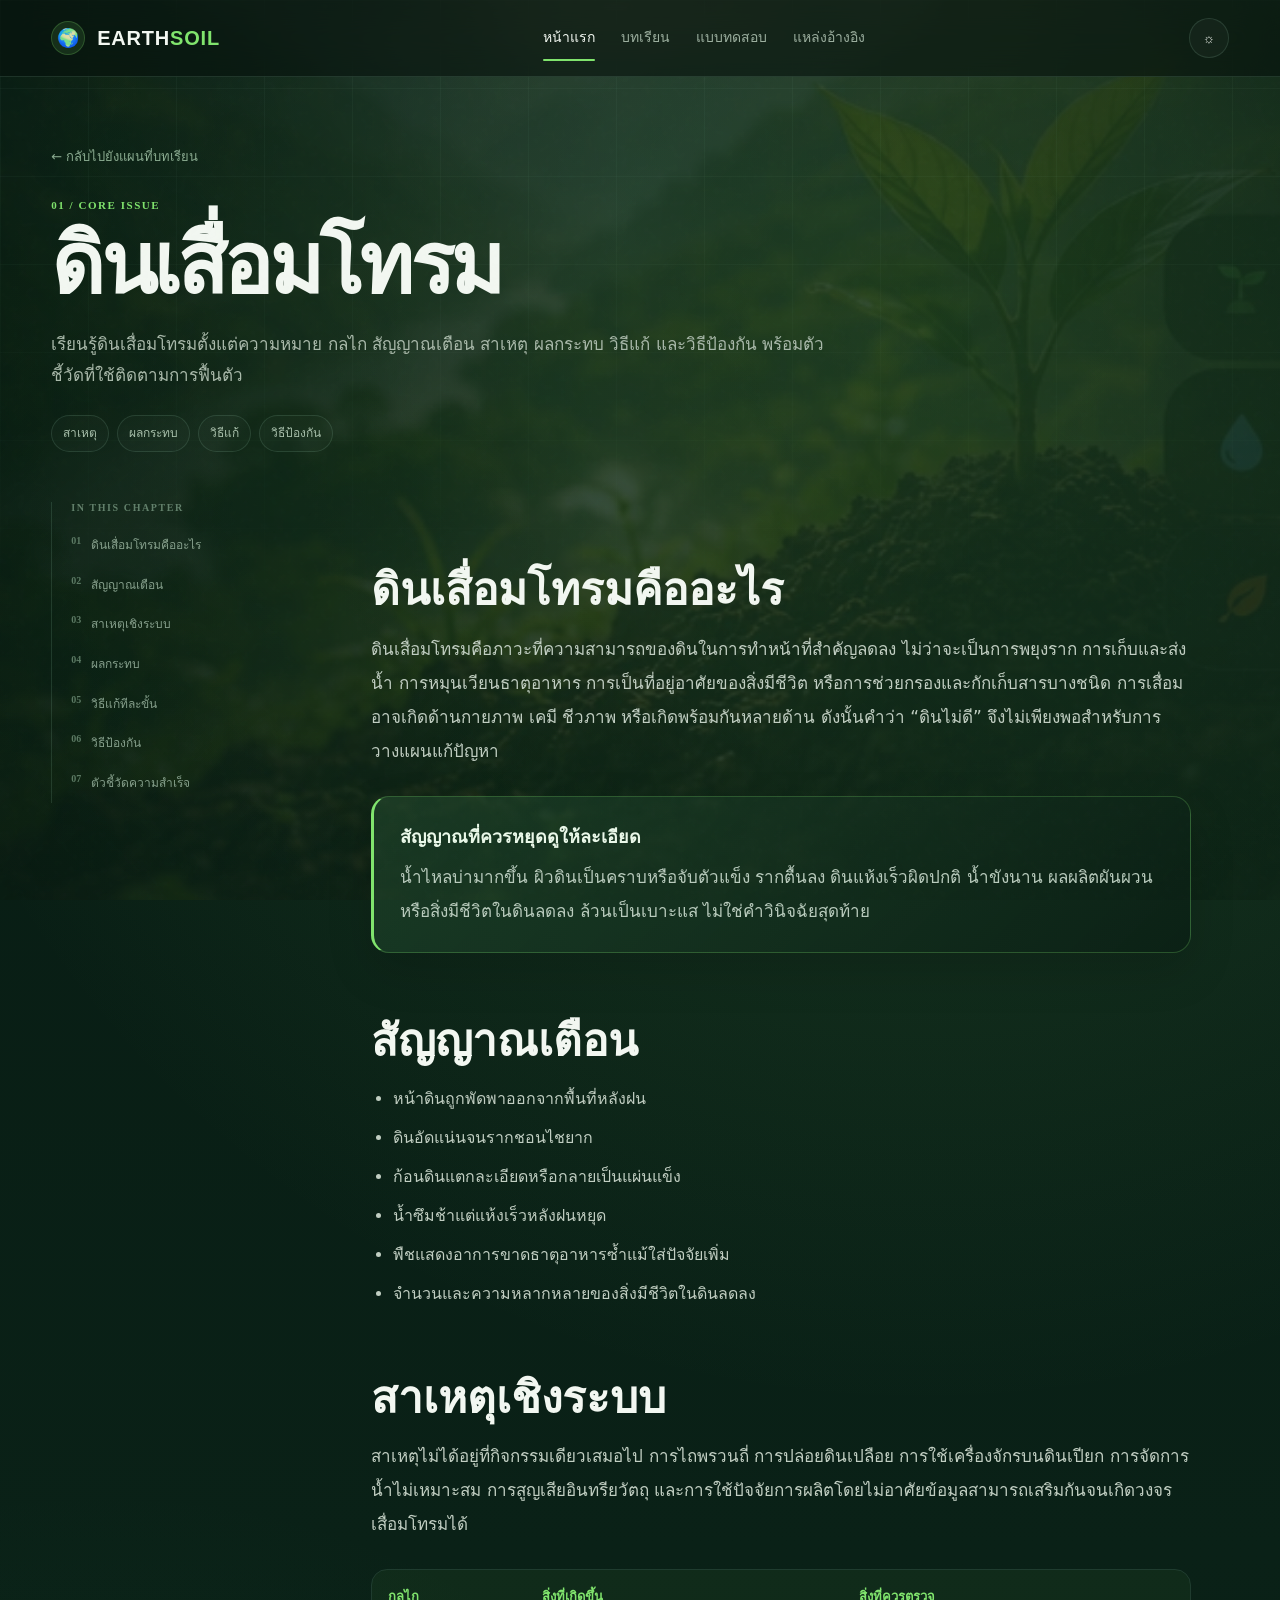
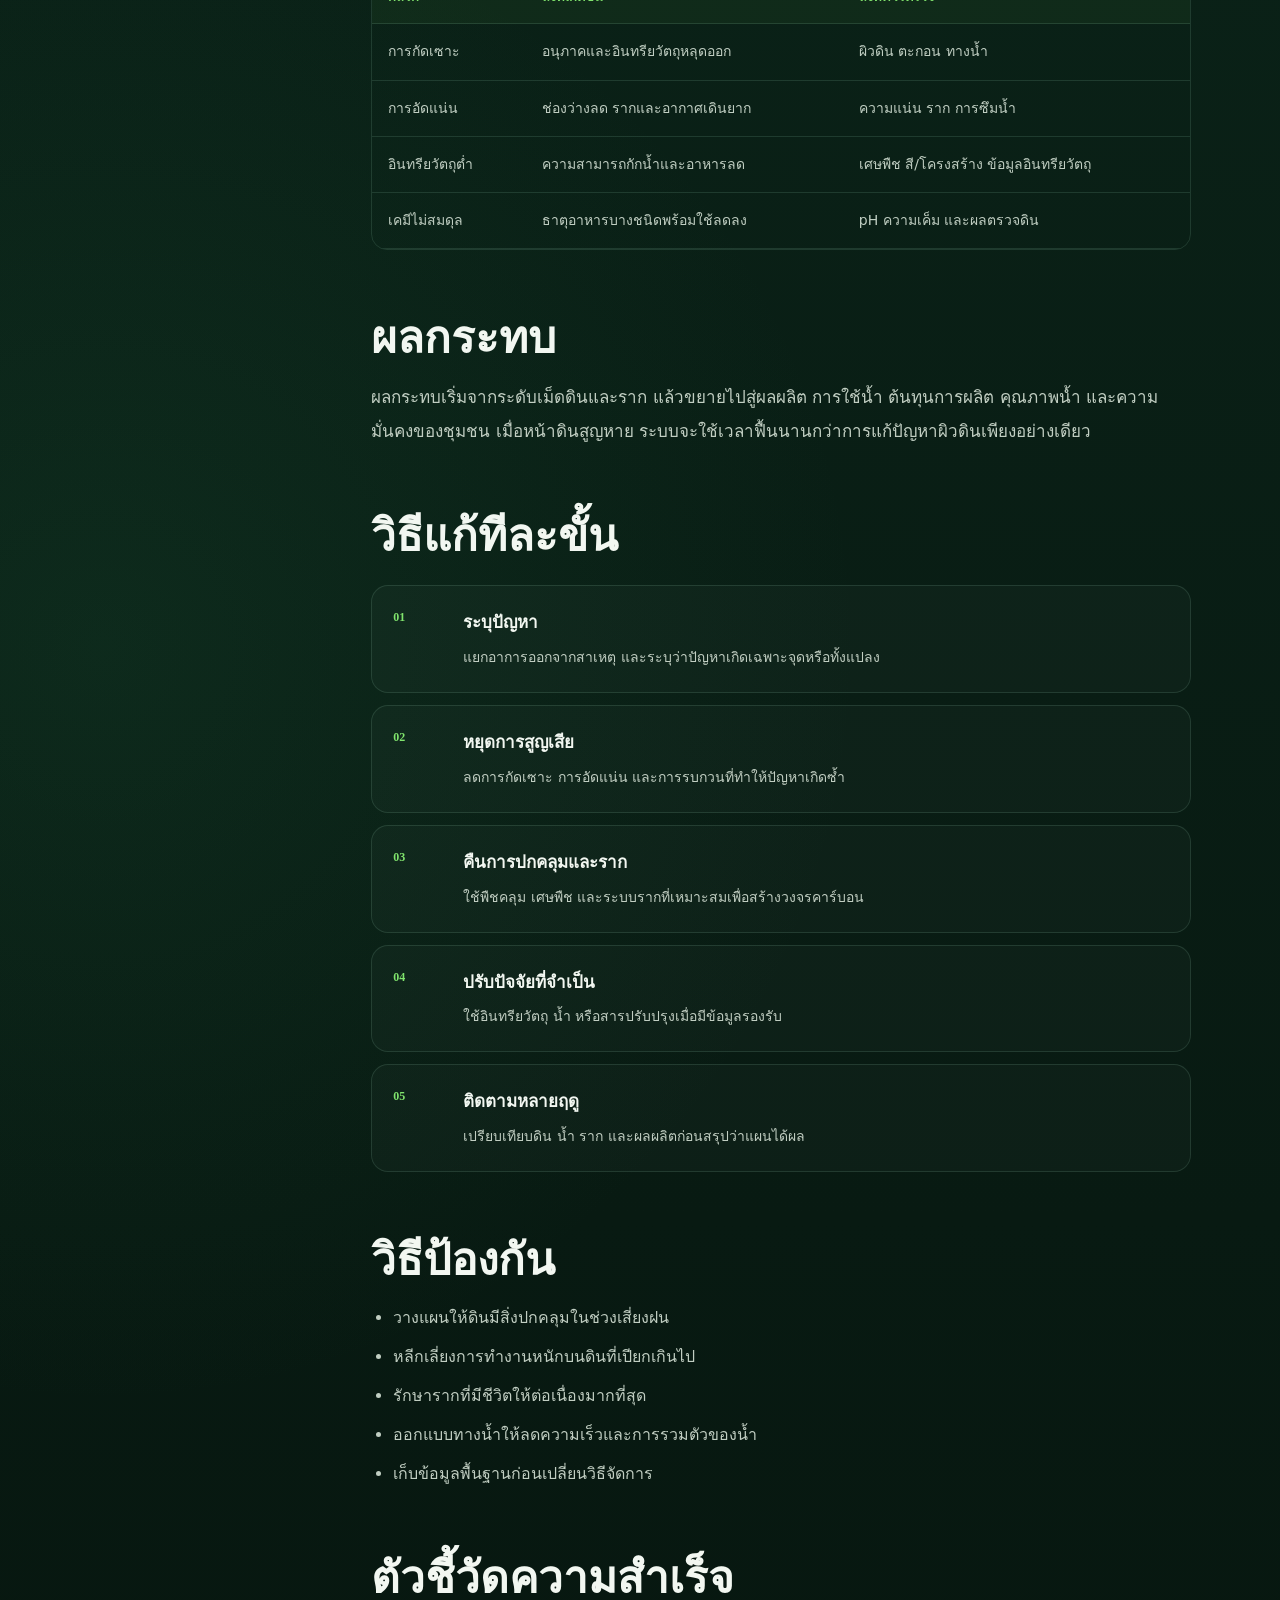
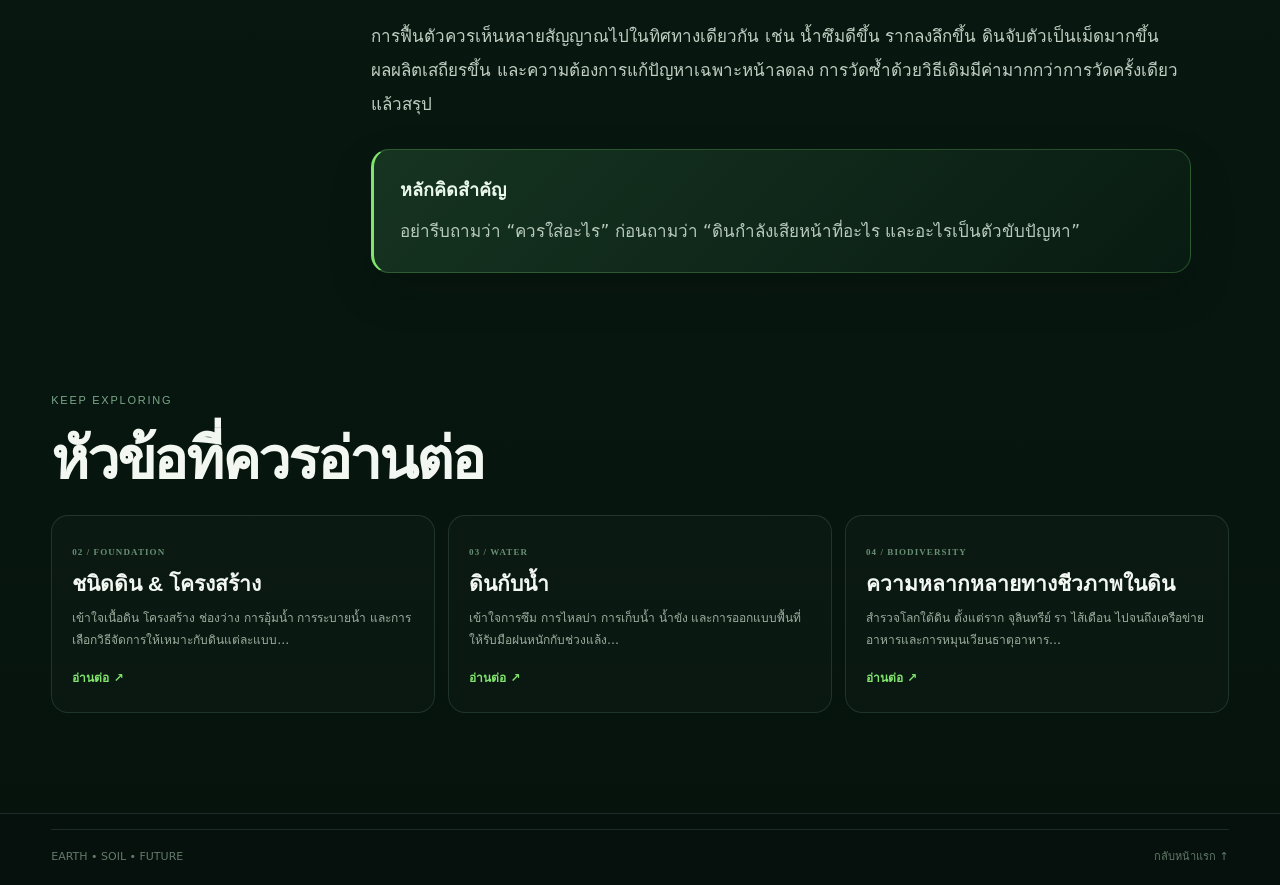
<file: article.html>
<!doctype html>
<html lang="th">
<head>
<meta charset="utf-8"><meta name="viewport" content="width=device-width, initial-scale=1">
<meta name="description" content="EARTHSOIL — ห้องเรียนดินออนไลน์">
<title>บทเรียน | EARTHSOIL</title>
<style>
:root{--bg:#06130e;--bg2:#0a1d15;--panel:#0d261b;--panel2:#102c20;--line:rgba(188,255,220,.12);--text:#f2f7f1;--muted:#9caf9f;--accent:#80e46d;--accent2:#47d590;--cream:#e9f5e7;--shadow:0 25px 80px rgba(0,0,0,.28);--radius:26px}*{box-sizing:border-box}html{scroll-behavior:smooth}body{margin:0;background:radial-gradient(circle at 75% -10%,rgba(66,213,144,.12),transparent 30%),radial-gradient(circle at 12% 20%,rgba(128,228,109,.07),transparent 28%),var(--bg);color:var(--text);font-family:"IBM Plex Sans Thai",system-ui,sans-serif;line-height:1.8}body:before{content:"";position:fixed;inset:0;pointer-events:none;background-image:linear-gradient(var(--line) 1px,transparent 1px),linear-gradient(90deg,var(--line) 1px,transparent 1px);background-size:88px 88px;mask-image:linear-gradient(to bottom,rgba(0,0,0,.35),transparent 75%);z-index:-3}.noise{position:fixed;inset:0;pointer-events:none;opacity:.04;z-index:20;background-image:url("data:image/svg+xml,%3Csvg viewBox='0 0 160 160' xmlns='http://www.w3.org/2000/svg'%3E%3Cfilter id='n'%3E%3CfeTurbulence type='fractalNoise' baseFrequency='.8' numOctaves='2' stitchTiles='stitch'/%3E%3C/filter%3E%3Crect width='100%25' height='100%25' filter='url(%23n)' opacity='.3'/%3E%3C/svg%3E")}.progress-bar{position:fixed;top:0;left:0;height:3px;width:0;background:linear-gradient(90deg,var(--accent2),var(--accent));z-index:50;box-shadow:0 0 20px var(--accent)}a{color:inherit;text-decoration:none}.site-header{position:sticky;top:0;z-index:40;display:flex;align-items:center;justify-content:space-between;gap:30px;padding:18px 4vw;border-bottom:1px solid var(--line);background:rgba(5,18,13,.72);backdrop-filter:blur(18px)}.brand{display:inline-flex;align-items:center;gap:12px;font-family:"Space Grotesk",sans-serif;font-weight:700;letter-spacing:.04em;font-size:20px}.brand-orb{display:grid;place-items:center;width:34px;height:34px;border-radius:50%;background:rgba(128,228,109,.12);border:1px solid rgba(128,228,109,.22);font-size:18px}.brand-text span{color:var(--accent)}.top-nav{display:flex;gap:26px;align-items:center}.top-nav a{color:var(--muted);font-size:14px;transition:.2s}.top-nav a:hover,.top-nav a.active{color:var(--text)}.top-nav a.active{position:relative}.top-nav a.active:after{content:"";position:absolute;left:0;right:0;bottom:-10px;height:2px;background:var(--accent);border-radius:2px}.icon-btn{border:1px solid var(--line);background:rgba(255,255,255,.03);color:var(--text);width:40px;height:40px;border-radius:50%;cursor:pointer}.section-shell{width:min(1180px,92vw);margin:0 auto}.hero-section{padding:72px 0 70px;min-height:calc(100vh - 80px);display:flex;align-items:center}.hero-grid{display:grid;grid-template-columns:1.05fr .95fr;gap:50px;align-items:center}.eyebrow{font-family:"Space Grotesk",sans-serif;letter-spacing:.16em;font-size:11px;color:#7ca78a;display:flex;align-items:center;gap:8px;margin-bottom:18px}.pulse-dot{width:7px;height:7px;background:var(--accent);border-radius:50%;box-shadow:0 0 18px var(--accent)}h1,h2,h3{font-family:"Space Grotesk","IBM Plex Sans Thai",sans-serif;line-height:1.08;margin:0}h1{font-size:clamp(46px,7vw,88px);letter-spacing:-.045em}h1 em{font-style:normal;color:var(--accent)}.hero-lead,.lead{color:var(--muted);font-size:17px;max-width:720px}.hero-actions{display:flex;gap:12px;margin:30px 0}.btn{display:inline-flex;align-items:center;gap:13px;padding:13px 20px;border-radius:13px;font-weight:600;border:1px solid transparent;transition:transform .2s,box-shadow .2s,background .2s}.btn:hover{transform:translateY(-2px)}.btn-primary{background:linear-gradient(135deg,#8ae976,#65d980);color:#082312;box-shadow:0 10px 35px rgba(128,228,109,.18)}.btn-ghost{border-color:var(--line);background:rgba(255,255,255,.02);color:var(--text)}.btn-light{background:var(--cream);color:#10301f}.micro-stats{display:flex;gap:32px;margin-top:36px}.micro-stats div{display:flex;flex-direction:column}.micro-stats strong{font:700 28px/1 "Space Grotesk";color:var(--text)}.micro-stats span{font-size:12px;color:var(--muted)}.hero-visual{position:relative;min-height:540px;display:grid;place-items:center}.soil-globe{position:relative;width:390px;height:390px;border-radius:50%;overflow:hidden;background:radial-gradient(circle at 32% 28%,#355c43,#153222 45%,#0b1b13 70%);box-shadow:inset -40px -30px 80px rgba(0,0,0,.4),0 30px 80px rgba(0,0,0,.35);border:1px solid rgba(212,255,229,.16)}.globe-surface{position:absolute;inset:0 0 52%;background:linear-gradient(180deg,#78db6f,#3d8d53);display:grid;place-items:center;font-size:64px}.globe-layer{position:absolute;left:0;right:0}.layer-top{top:48%;height:19%;background:linear-gradient(#8b5739,#6f432c)}.layer-middle{top:64%;height:20%;background:linear-gradient(#6a3f2b,#3d271e)}.layer-deep{top:80%;height:20%;background:linear-gradient(#41271f,#201611)}.globe-core{position:absolute;left:35%;top:84%;width:30%;height:30%;background:radial-gradient(circle,#bb7134 0 18%,#622e1b 22%,#2c1a13 68%);border-radius:50%}.root{position:absolute;width:3px;background:#d5a36c;opacity:.8;transform-origin:top}.root-1{height:125px;left:47%;top:46%;transform:rotate(12deg)}.root-2{height:100px;left:56%;top:48%;transform:rotate(-18deg)}.root-3{height:80px;left:40%;top:48%;transform:rotate(31deg)}.orbital{position:absolute;border:1px solid rgba(128,228,109,.18);border-radius:50%;animation:spin 16s linear infinite}.orbital-a{width:520px;height:200px;transform:rotate(-27deg)}.orbital-b{width:470px;height:160px;transform:rotate(35deg);animation-duration:22s}.floating-tag{position:absolute;padding:9px 14px;border-radius:11px;background:rgba(8,26,18,.84);border:1px solid var(--line);backdrop-filter:blur(10px);font-size:12px;color:#d7e8d9;box-shadow:0 12px 30px rgba(0,0,0,.22)}.floating-tag span{color:var(--accent);font:600 11px "Space Grotesk";margin-right:5px}.tag-a{top:15%;right:2%}.tag-b{bottom:14%;left:0}.tag-c{bottom:7%;right:7%}@keyframes spin{to{transform:rotate(8deg) translateX(4px)}}.ticker-wrap{overflow:hidden;border-top:1px solid var(--line);border-bottom:1px solid var(--line);background:#0a1b13}.ticker{white-space:nowrap;display:flex;gap:26px;justify-content:center;padding:11px;color:#7e9c86;font:600 11px "Space Grotesk";letter-spacing:.2em}.ticker i{font-style:normal;color:var(--accent)}.section-pad{padding:100px 0}.section-heading{display:flex;justify-content:space-between;align-items:flex-end;gap:50px;margin-bottom:35px}.section-heading h2,.decision-section h2,.quiz-banner h2,.related-section h2{font-size:clamp(36px,4.5vw,60px);letter-spacing:-.04em}.section-heading h2 span,.decision-section h2 span{color:var(--accent)}.section-heading>p{max-width:470px;color:var(--muted)}.topic-grid{display:grid;grid-template-columns:repeat(3,1fr);gap:14px}.topic-card{min-height:270px;padding:25px;border:1px solid var(--line);background:linear-gradient(180deg,rgba(18,46,33,.92),rgba(8,24,17,.9));border-radius:20px;display:flex;flex-direction:column;box-shadow:inset 0 1px 0 rgba(255,255,255,.03);transition:.25s}.topic-card:hover{transform:translateY(-5px);border-color:rgba(128,228,109,.32);box-shadow:var(--shadow)}.topic-card.featured{background:radial-gradient(circle at 100% 0%,rgba(111,221,124,.16),transparent 45%),linear-gradient(180deg,#113321,#0b2016)}.topic-icon{font-size:28px;margin-bottom:28px}.topic-no{font:600 10px "Space Grotesk";letter-spacing:.14em;color:#699174}.topic-card h3{font-size:26px;margin:9px 0}.topic-card p{color:var(--muted);font-size:14px;margin:0;line-height:1.75}.topic-link{margin-top:auto;padding-top:20px;color:var(--accent);font-size:13px;font-weight:600}.impact-section{background:linear-gradient(180deg,rgba(4,13,9,0),rgba(9,27,18,.55),rgba(4,13,9,0))}.section-heading.compact{margin-bottom:28px}.impact-grid{display:grid;grid-template-columns:repeat(3,1fr);gap:12px}.impact-card{padding:22px;border:1px solid var(--line);background:rgba(255,255,255,.02);border-radius:17px;display:grid;grid-template-columns:auto 1fr;gap:2px 12px}.impact-card strong{grid-row:span 2;font-size:26px}.impact-card span{font-weight:600}.impact-card small{color:var(--muted);font-size:12px}.decision-layout{display:grid;grid-template-columns:.9fr 1.1fr;gap:60px;align-items:center}.loop-card{border:1px solid var(--line);border-radius:24px;padding:14px;background:rgba(255,255,255,.025)}.loop-step{display:grid;grid-template-columns:54px 1fr;gap:14px;padding:18px 16px}.loop-step b{font:700 12px "Space Grotesk";color:var(--accent);padding-top:3px}.loop-step span{font-weight:600}.loop-step small{grid-column:2;color:var(--muted);font-size:13px}.loop-arrow{text-align:center;color:#4d7e5a;font-size:20px}.quiz-banner{margin-bottom:100px;padding:35px;border:1px solid rgba(128,228,109,.22);border-radius:26px;background:linear-gradient(120deg,#163823,#193528 55%,#0f281b);display:flex;justify-content:space-between;align-items:center;gap:30px}.quiz-banner p{color:#b4c8b4;max-width:680px}.site-footer{border-top:1px solid var(--line);padding:45px 0 18px;background:#06110d}.footer-grid{display:grid;grid-template-columns:1.4fr .8fr .8fr;gap:50px}.footer-grid>div{display:flex;flex-direction:column;gap:7px}.footer-grid p,.footer-grid a:not(.brand){color:var(--muted);font-size:13px}.footer-grid strong{margin-bottom:6px}.footer-bottom{width:min(1180px,92vw);margin:35px auto 0;padding-top:17px;border-top:1px solid var(--line);display:flex;justify-content:space-between;color:#627a69;font-size:11px}.article-hero{padding:65px 0 30px}.back-link{color:#8bac91;font-size:13px}.article-meta{margin-top:28px;color:var(--accent);font:600 11px "Space Grotesk";letter-spacing:.14em}.article-hero h1{font-size:clamp(48px,6.7vw,82px);margin:10px 0 20px}.article-intro{max-width:780px;color:#a9b9aa;font-size:17px}.article-tags{display:flex;gap:8px;flex-wrap:wrap;margin-top:24px}.article-tags span{padding:6px 10px;border-radius:999px;border:1px solid var(--line);color:#94ab98;font-size:11px}.article-layout{display:grid;grid-template-columns:250px 1fr;gap:70px;padding:20px 0 90px}.article-side{position:relative}.sticky-box{position:sticky;top:96px;border-left:1px solid var(--line);padding-left:19px}.sticky-box .side-kicker{font:600 10px "Space Grotesk";color:#62806b;letter-spacing:.16em;margin-bottom:13px}.sticky-box a{display:flex;gap:10px;padding:9px 0;color:#86a08c;font-size:12px}.sticky-box a span{font:600 10px "Space Grotesk";color:#5c7a64}.article-content{max-width:800px}.article-content h2{font-size:31px;margin:42px 0 15px;scroll-margin-top:105px}.article-content p{color:#bdcabe;font-size:16px}.article-list{padding-left:21px;color:#bdcabe}.article-list li{margin:8px 0}.article-callout{margin:28px 0;padding:23px;border-left:3px solid var(--accent);background:rgba(128,228,109,.055);border-radius:0 16px 16px 0}.article-callout strong{color:var(--accent);font-size:14px}.article-callout p{margin:7px 0 0}.data-table{overflow:auto;margin:24px 0;border:1px solid var(--line);border-radius:16px}.data-table table{width:100%;border-collapse:collapse;min-width:620px}.data-table th,.data-table td{text-align:left;padding:13px 15px;border-bottom:1px solid var(--line);font-size:13px}.data-table th{color:#9fc2a7;background:rgba(255,255,255,.03)}.data-table td{color:#b9c8ba}.step-stack{display:flex;flex-direction:column;gap:10px;margin:24px 0}.article-step{display:grid;grid-template-columns:50px 1fr;gap:15px;padding:17px;border:1px solid var(--line);border-radius:15px;background:rgba(255,255,255,.02)}.article-step>b{color:var(--accent);font:700 11px "Space Grotesk";padding-top:3px}.article-step strong{font-size:15px}.article-step p{margin:3px 0 0;font-size:13px}.related-section{padding:0 0 100px}.related-grid{display:grid;grid-template-columns:repeat(3,1fr);gap:13px;margin-top:24px}.related-card{border:1px solid var(--line);border-radius:17px;padding:20px;background:rgba(255,255,255,.02)}.related-card span{font:600 9px "Space Grotesk";color:#689074;letter-spacing:.12em}.related-card h3{font-size:21px;margin:9px 0}.related-card p{font-size:12px;color:var(--muted)}.related-card b{font-size:12px;color:var(--accent)}.quiz-page,.refs-page{padding:75px 0 110px}.quiz-page h1,.refs-page h1{font-size:clamp(46px,6vw,75px);margin:12px 0}.quiz-question{border:1px solid var(--line);border-radius:20px;padding:24px;margin:17px 0;background:rgba(255,255,255,.025)}.quiz-question legend{font-size:17px;font-weight:600;padding:0 8px;max-width:900px}.quiz-question legend span{color:var(--accent);font:700 11px "Space Grotesk";margin-right:12px}.option{display:block;margin-top:10px}.option input{display:none}.option span{display:block;padding:12px 14px;border:1px solid var(--line);border-radius:12px;color:#b9c9bb;cursor:pointer;transition:.2s}.option input:checked+span{border-color:rgba(128,228,109,.5);background:rgba(128,228,109,.08);color:var(--text)}.explain{margin-top:12px;padding:10px 12px;border-radius:10px;font-size:12px;display:none}.explain.correct,.explain.wrong{display:block}.explain.correct{background:rgba(128,228,109,.08);color:#a9e7a6}.explain.wrong{background:rgba(242,126,126,.06);color:#efb0a3}.quiz-actions{display:flex;gap:12px;margin-top:20px}.quiz-result{display:flex;align-items:center;gap:22px;margin:30px 0;padding:23px;border:1px solid var(--line);border-radius:20px;background:linear-gradient(90deg,rgba(128,228,109,.08),rgba(255,255,255,.02))}.score{font:700 42px "Space Grotesk";color:var(--accent)}.score small{font-size:16px;color:var(--muted)}.quiz-result p{margin:4px 0;color:var(--muted)}.ref-grid{display:grid;grid-template-columns:repeat(2,1fr);gap:14px;margin-top:30px}.ref-card{padding:25px;border:1px solid var(--line);border-radius:20px;background:rgba(255,255,255,.025)}.ref-card span{font:700 11px "Space Grotesk";color:var(--accent)}.ref-card h3{font-size:25px;margin:10px 0}.ref-card p,.notice p{color:var(--muted);font-size:14px}.notice{margin-top:16px;padding:22px;border:1px solid rgba(128,228,109,.18);border-radius:18px;background:rgba(128,228,109,.045)}.notice strong{color:var(--accent)}.compact-footer{padding-top:15px}.compact-footer .footer-bottom{margin-top:0}
[data-theme=light]{--bg:#f2f7f0;--bg2:#ffffff;--panel:#fff;--panel2:#eaf2e9;--line:rgba(28,74,42,.12);--text:#112318;--muted:#5b7061;--cream:#102d1d}.home-page[data-theme=light],body[data-theme=light]{background:#f2f7f0}.home-page[data-theme=light]:before,body[data-theme=light]:before{display:none}.home-page[data-theme=light] .site-header,body[data-theme=light] .site-header{background:rgba(243,249,241,.76)}.home-page[data-theme=light] .topic-card,body[data-theme=light] .topic-card,.home-page[data-theme=light] .loop-card{background:#fff}.home-page[data-theme=light] .site-footer,body[data-theme=light] .site-footer{background:#e9f1e8}
@media(max-width:980px){.top-nav{display:none}.hero-grid,.decision-layout{grid-template-columns:1fr}.hero-visual{min-height:430px}.topic-grid,.impact-grid,.related-grid{grid-template-columns:repeat(2,1fr)}.section-heading{align-items:flex-start;flex-direction:column}.article-layout{grid-template-columns:1fr;gap:20px}.article-side{order:2}.sticky-box{position:static}.sticky-box a{display:inline-flex;margin-right:16px}.footer-grid{grid-template-columns:1fr 1fr}.quiz-banner{flex-direction:column;align-items:flex-start}.hero-section{padding-top:50px}}
@media(max-width:650px){.site-header{padding:15px 4vw}.hero-section{padding:48px 0}.hero-visual{transform:scale(.88);transform-origin:center}.soil-globe{width:320px;height:320px}.topic-grid,.impact-grid,.related-grid,.ref-grid{grid-template-columns:1fr}.topic-card{min-height:235px}.micro-stats{gap:20px}.section-pad{padding:72px 0}.quiz-banner{margin-bottom:70px}.footer-grid{grid-template-columns:1fr}.footer-bottom{gap:12px;flex-direction:column}.article-layout{padding-top:0}.article-hero{padding-top:50px}}

/* Embedded fallback: this page works even when opened directly from a ZIP archive. */
.article-video{margin:28px 0 38px;border:1px solid var(--line);border-radius:20px;overflow:hidden;background:rgba(255,255,255,.02);box-shadow:0 20px 60px rgba(0,0,0,.18)}.video-frame{aspect-ratio:16/9;background:#06130e}.video-frame iframe{width:100%;height:100%;border:0}.video-caption{padding:18px 20px}.video-caption strong{display:block;color:var(--text);font-size:16px}.video-caption span{display:block;color:var(--accent);font:600 10px "Space Grotesk";letter-spacing:.12em;margin-top:5px}.video-caption p{font-size:13px!important;margin:8px 0 14px!important}.video-caption .btn{font-size:12px;padding:10px 14px}@media(max-width:650px){.video-caption{padding:15px}.video-caption p{font-size:12px!important}}/* EARTHSOIL Nature Refresh */
body.home-page, body.article-page {
  background:
    radial-gradient(circle at 72% 8%, rgba(132,226,112,.16), transparent 28%),
    radial-gradient(circle at 8% 55%, rgba(47,137,86,.12), transparent 30%),
    linear-gradient(180deg,#071a12 0%,#0a2117 38%,#06130d 100%);
}
.home-page:after,.article-page:after{
  content:"";position:fixed;inset:0;pointer-events:none;z-index:-4;
  background:linear-gradient(90deg,rgba(4,17,11,.72),rgba(4,17,11,.25) 48%,rgba(4,17,11,.65)),
             url('nature-hero.webp') center/cover no-repeat;
  opacity:.20;filter:saturate(1.12) blur(.2px);
}
.hero-section{position:relative;overflow:hidden;border-bottom:1px solid rgba(188,255,220,.10)}
.hero-section:before{content:"";position:absolute;inset:0;pointer-events:none;background:linear-gradient(90deg,rgba(4,19,12,.93) 0%,rgba(4,19,12,.68) 42%,rgba(4,19,12,.18) 72%,rgba(4,19,12,.35)),url('nature-hero.webp') 72% center/cover no-repeat;opacity:.82;z-index:-1}
.hero-visual{min-height:540px;border-radius:38px;background:linear-gradient(135deg,rgba(4,18,11,.08),rgba(4,18,11,.38)),url('nature-hero.webp') center/cover no-repeat;box-shadow:0 35px 100px rgba(0,0,0,.25);border:1px solid rgba(218,255,225,.12);}
.hero-visual:after{content:"";position:absolute;inset:0;border-radius:38px;background:radial-gradient(circle at 70% 25%,rgba(255,244,195,.18),transparent 25%),linear-gradient(180deg,rgba(8,26,16,.04),rgba(4,15,10,.48));pointer-events:none}
.soil-globe{width:330px;height:330px;box-shadow:inset -35px -25px 70px rgba(0,0,0,.35),0 25px 70px rgba(0,0,0,.38);z-index:2}
.floating-tag{z-index:3;background:rgba(7,24,15,.66);border-color:rgba(214,255,222,.18)}
.topic-card{background:linear-gradient(180deg,rgba(23,57,37,.88),rgba(7,24,16,.86));backdrop-filter:blur(8px)}
.impact-card,.loop-card,.case-study-card{backdrop-filter:blur(8px)}
.site-header{background:rgba(5,18,13,.60)}
@media(max-width:800px){
  .hero-section{padding:38px 0 48px;min-height:auto}
  .hero-section:before{background:linear-gradient(180deg,rgba(4,19,12,.78),rgba(4,19,12,.56) 48%,rgba(4,19,12,.82)),url('nature-hero.webp') center/cover no-repeat;opacity:.9}
  .hero-grid{gap:26px}
  .hero-visual{min-height:330px;border-radius:28px;background-position:center 42%}
  .hero-visual:after{border-radius:28px}
  .soil-globe{width:235px;height:235px}
  .globe-surface{font-size:42px}
  .orbital-a{width:310px;height:120px}.orbital-b{width:280px;height:100px}
  .floating-tag{font-size:10px;padding:7px 10px}.tag-a{top:8%;right:3%}.tag-b{bottom:7%;left:3%}.tag-c{bottom:3%;right:5%}
  h1{font-size:clamp(44px,15vw,64px)}
  .hero-lead{font-size:15px;line-height:1.85}
  .micro-stats{gap:18px;margin-top:24px}
  .micro-stats strong{font-size:24px}
  .topic-grid{grid-template-columns:1fr 1fr}
  .topic-card{min-height:245px;padding:18px;border-radius:18px}
  .topic-card h3{font-size:20px}
  .topic-card p{font-size:13px}
}
@media(max-width:520px){
  .topic-grid{grid-template-columns:1fr}
  .topic-card{min-height:205px}
  .section-pad{padding:64px 0}
  .section-heading{display:block}
  .section-heading>p{margin-top:14px}
  .hero-actions{flex-direction:column;align-items:stretch}.btn{justify-content:center}
  .hero-visual{min-height:300px}
  .soil-globe{width:210px;height:210px}
  .tag-b{left:0}.tag-c{right:0}
  .case-study-card{border-radius:20px}
}

</style>
<style>
.article-content{max-width:820px}.article-content h2{font-size:clamp(30px,4vw,44px);margin:64px 0 18px;scroll-margin-top:110px}.article-content p{font-size:17px;color:#c1cec2;line-height:2;margin:0 0 22px}.article-list{padding-left:22px;color:#c1cec2;font-size:16px;line-height:2}.article-list li{margin:7px 0}.article-callout{margin:28px 0;padding:24px 26px;border:1px solid rgba(128,228,109,.24);border-left:3px solid var(--accent);background:linear-gradient(135deg,rgba(35,76,48,.55),rgba(10,30,20,.72));border-radius:18px;box-shadow:0 18px 45px rgba(0,0,0,.15)}.article-callout strong{display:block;font-size:18px;color:#eaf8e9;margin-bottom:7px}.article-callout p{margin:0;color:#b9cbbd}.data-table{overflow:auto;margin:28px 0;border:1px solid var(--line);border-radius:16px}.data-table table{width:100%;border-collapse:collapse;min-width:620px}.data-table th,.data-table td{padding:15px 16px;text-align:left;border-bottom:1px solid var(--line);vertical-align:top}.data-table th{color:var(--accent);background:rgba(128,228,109,.05);font-size:13px}.data-table td{color:#c0cec2;font-size:14px}.step-stack{display:grid;gap:12px;margin:26px 0}.article-step{display:grid;grid-template-columns:54px 1fr;gap:16px;padding:21px;border:1px solid var(--line);border-radius:17px;background:rgba(255,255,255,.025)}.article-step>b{color:var(--accent);font:700 12px "Space Grotesk";padding-top:3px}.article-step strong{font-size:17px}.article-step p{margin:5px 0 0;font-size:14px}.article-video{margin:30px 0;border:1px solid var(--line);border-radius:22px;overflow:hidden;background:rgba(255,255,255,.025)}.video-frame{aspect-ratio:16/9;background:#06100b}.video-frame iframe{width:100%;height:100%;border:0}.video-caption{padding:20px}.video-caption strong,.video-caption span{display:block}.video-caption span{color:#7f9a85;font-size:12px;margin-top:5px}.video-caption p{font-size:14px;margin:10px 0 15px}.article-tags span{border:1px solid var(--line);padding:7px 11px;border-radius:999px;color:#a9c1ac;background:rgba(255,255,255,.02);font-size:12px}
@media(max-width:700px){.article-hero{padding-top:38px}.article-hero h1{font-size:42px}.article-intro{font-size:15px}.article-content h2{font-size:30px;margin-top:48px}.article-content p{font-size:16px;line-height:1.9}.article-step{grid-template-columns:42px 1fr;padding:17px}.data-table table{min-width:560px}.article-video{border-radius:16px}}
</style>
</head>
<body class="article-page"><div class="noise"></div><div class="progress-bar" id="readingProgress"></div><header class="site-header"><a class="brand" href="index.html"><span class="brand-orb">🌍</span><span class="brand-text">EARTH<span>SOIL</span></span></a><nav class="top-nav"><a class="active" href="index.html">หน้าแรก</a><a href="index.html#explore">บทเรียน</a><a href="quiz.html">แบบทดสอบ</a><a href="references.html">แหล่งอ้างอิง</a></nav><button class="icon-btn" id="themeToggle">☼</button></header><main id="article"><div class="article-hero section-shell"><a class="back-link" href="index.html#explore">← กลับไปยังแผนที่บทเรียน</a><div class="article-meta" id="articleMeta"></div><h1 id="articleTitle"></h1><p class="article-intro" id="articleIntro"></p><div class="article-tags" id="articleTags"></div></div><div class="section-shell article-layout"><aside class="article-side" id="articleSide"></aside><article class="article-content" id="articleContent"></article></div><section class="section-shell related-section"><div class="eyebrow">KEEP EXPLORING</div><h2>หัวข้อที่ควรอ่านต่อ</h2><div class="related-grid" id="relatedGrid"></div></section></main><footer class="site-footer compact-footer"><div class="footer-bottom"><span>EARTH • SOIL • FUTURE</span><a href="index.html">กลับหน้าแรก ↑</a></div></footer>
<script src="article.js"></script></body>
</html>
</file>
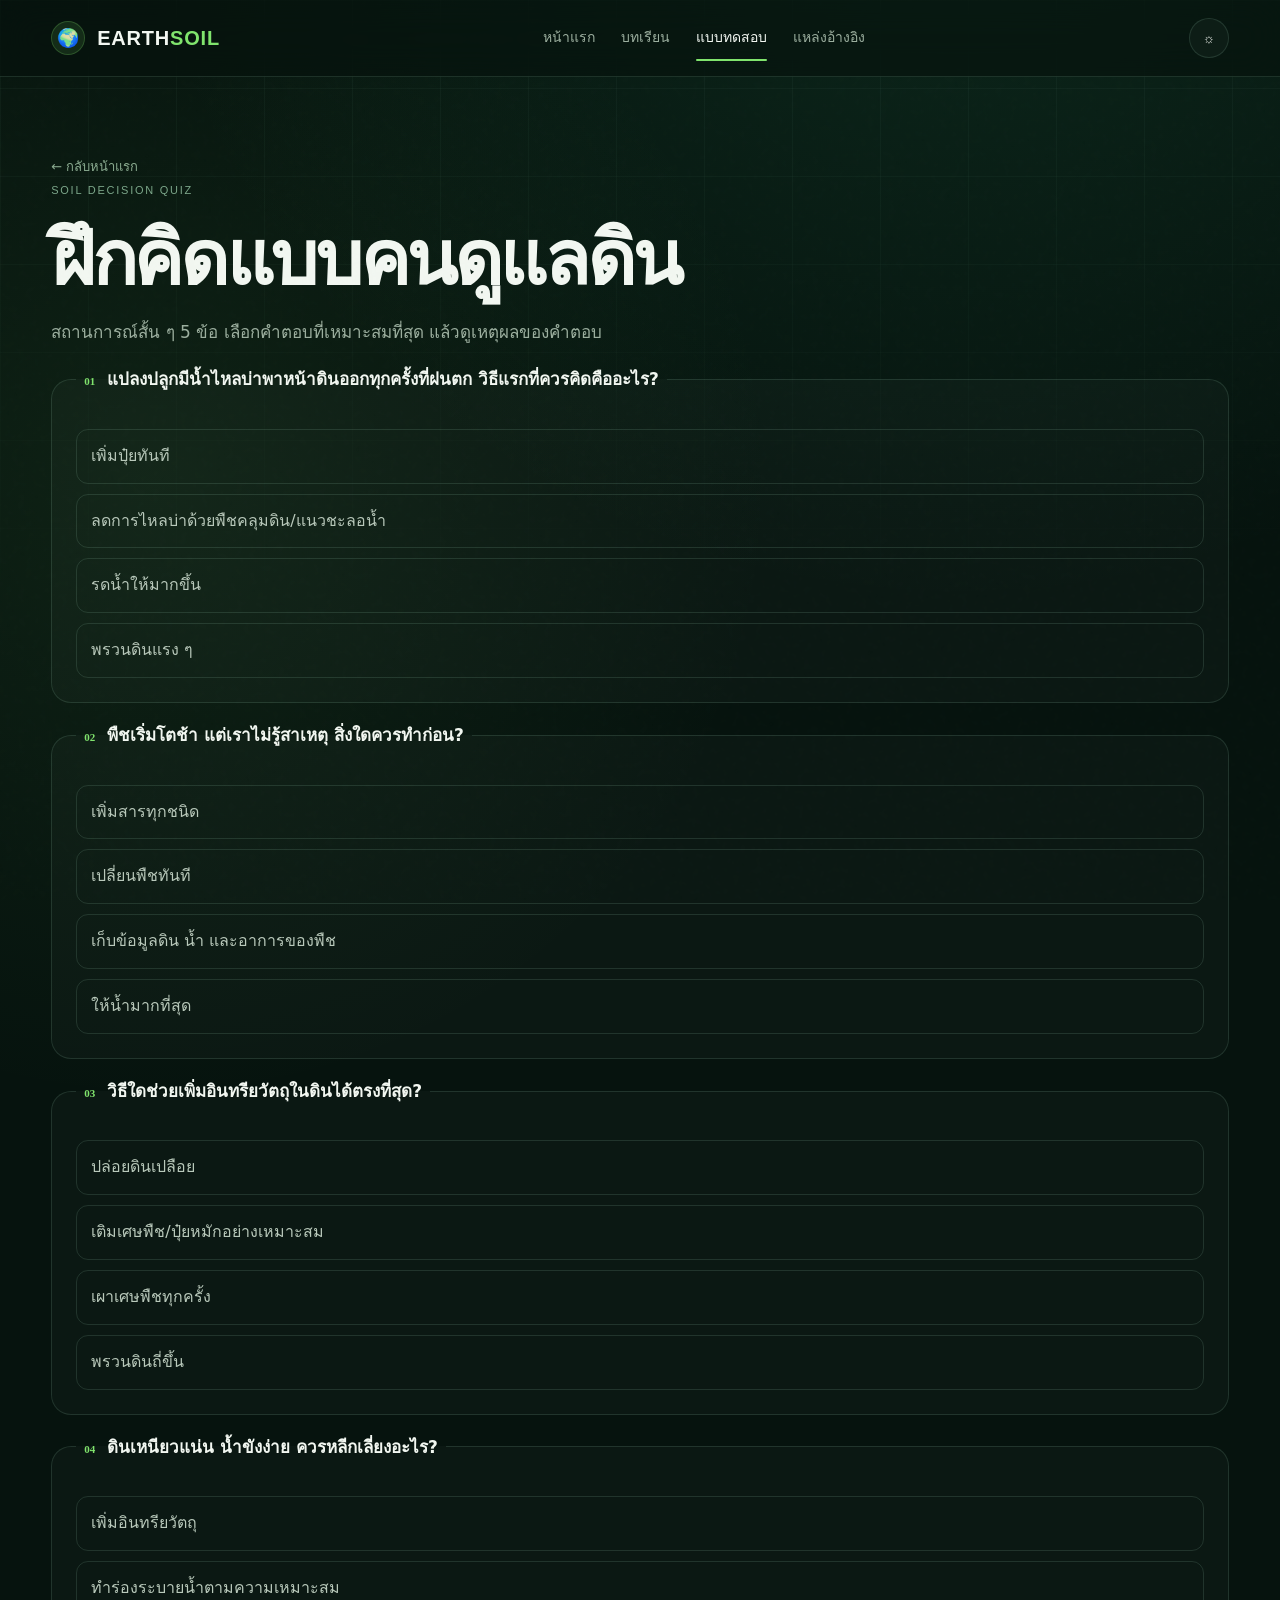
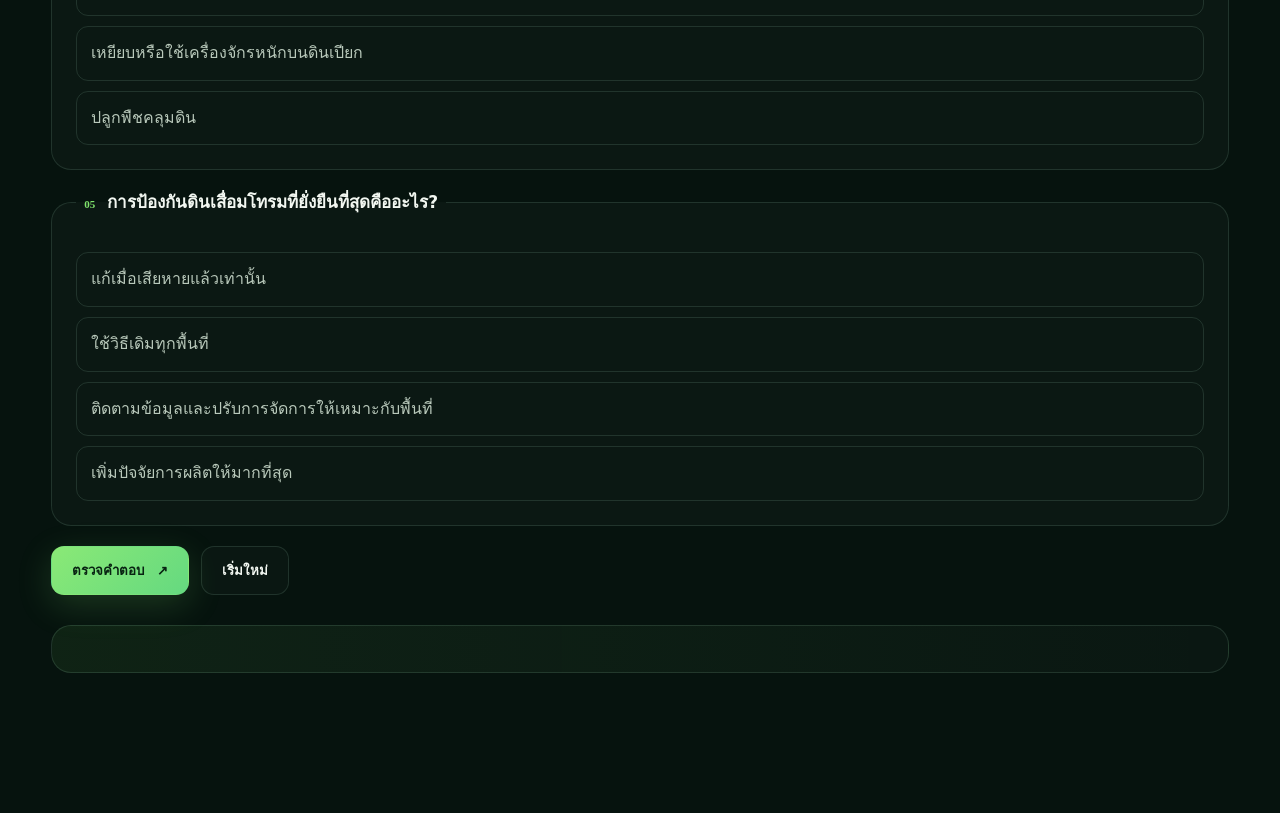
<file: quiz.html>
<!doctype html>
<html lang="th"><head><meta charset="utf-8"><meta name="viewport" content="width=device-width,initial-scale=1"><title>แบบทดสอบ | EARTHSOIL</title><link rel="preconnect" href="https://fonts.gstatic.com" crossorigin><style>:root{--bg:#06130e;--bg2:#0a1d15;--panel:#0d261b;--panel2:#102c20;--line:rgba(188,255,220,.12);--text:#f2f7f1;--muted:#9caf9f;--accent:#80e46d;--accent2:#47d590;--cream:#e9f5e7;--shadow:0 25px 80px rgba(0,0,0,.28);--radius:26px}*{box-sizing:border-box}html{scroll-behavior:smooth}body{margin:0;background:radial-gradient(circle at 75% -10%,rgba(66,213,144,.12),transparent 30%),radial-gradient(circle at 12% 20%,rgba(128,228,109,.07),transparent 28%),var(--bg);color:var(--text);font-family:"IBM Plex Sans Thai",system-ui,sans-serif;line-height:1.8}body:before{content:"";position:fixed;inset:0;pointer-events:none;background-image:linear-gradient(var(--line) 1px,transparent 1px),linear-gradient(90deg,var(--line) 1px,transparent 1px);background-size:88px 88px;mask-image:linear-gradient(to bottom,rgba(0,0,0,.35),transparent 75%);z-index:-3}.noise{position:fixed;inset:0;pointer-events:none;opacity:.04;z-index:20;background-image:url("data:image/svg+xml,%3Csvg viewBox='0 0 160 160' xmlns='http://www.w3.org/2000/svg'%3E%3Cfilter id='n'%3E%3CfeTurbulence type='fractalNoise' baseFrequency='.8' numOctaves='2' stitchTiles='stitch'/%3E%3C/filter%3E%3Crect width='100%25' height='100%25' filter='url(%23n)' opacity='.3'/%3E%3C/svg%3E")}.progress-bar{position:fixed;top:0;left:0;height:3px;width:0;background:linear-gradient(90deg,var(--accent2),var(--accent));z-index:50;box-shadow:0 0 20px var(--accent)}a{color:inherit;text-decoration:none}.site-header{position:sticky;top:0;z-index:40;display:flex;align-items:center;justify-content:space-between;gap:30px;padding:18px 4vw;border-bottom:1px solid var(--line);background:rgba(5,18,13,.72);backdrop-filter:blur(18px)}.brand{display:inline-flex;align-items:center;gap:12px;font-family:"Space Grotesk",sans-serif;font-weight:700;letter-spacing:.04em;font-size:20px}.brand-orb{display:grid;place-items:center;width:34px;height:34px;border-radius:50%;background:rgba(128,228,109,.12);border:1px solid rgba(128,228,109,.22);font-size:18px}.brand-text span{color:var(--accent)}.top-nav{display:flex;gap:26px;align-items:center}.top-nav a{color:var(--muted);font-size:14px;transition:.2s}.top-nav a:hover,.top-nav a.active{color:var(--text)}.top-nav a.active{position:relative}.top-nav a.active:after{content:"";position:absolute;left:0;right:0;bottom:-10px;height:2px;background:var(--accent);border-radius:2px}.icon-btn{border:1px solid var(--line);background:rgba(255,255,255,.03);color:var(--text);width:40px;height:40px;border-radius:50%;cursor:pointer}.section-shell{width:min(1180px,92vw);margin:0 auto}.hero-section{padding:72px 0 70px;min-height:calc(100vh - 80px);display:flex;align-items:center}.hero-grid{display:grid;grid-template-columns:1.05fr .95fr;gap:50px;align-items:center}.eyebrow{font-family:"Space Grotesk",sans-serif;letter-spacing:.16em;font-size:11px;color:#7ca78a;display:flex;align-items:center;gap:8px;margin-bottom:18px}.pulse-dot{width:7px;height:7px;background:var(--accent);border-radius:50%;box-shadow:0 0 18px var(--accent)}h1,h2,h3{font-family:"Space Grotesk","IBM Plex Sans Thai",sans-serif;line-height:1.08;margin:0}h1{font-size:clamp(46px,7vw,88px);letter-spacing:-.045em}h1 em{font-style:normal;color:var(--accent)}.hero-lead,.lead{color:var(--muted);font-size:17px;max-width:720px}.hero-actions{display:flex;gap:12px;margin:30px 0}.btn{display:inline-flex;align-items:center;gap:13px;padding:13px 20px;border-radius:13px;font-weight:600;border:1px solid transparent;transition:transform .2s,box-shadow .2s,background .2s}.btn:hover{transform:translateY(-2px)}.btn-primary{background:linear-gradient(135deg,#8ae976,#65d980);color:#082312;box-shadow:0 10px 35px rgba(128,228,109,.18)}.btn-ghost{border-color:var(--line);background:rgba(255,255,255,.02);color:var(--text)}.btn-light{background:var(--cream);color:#10301f}.micro-stats{display:flex;gap:32px;margin-top:36px}.micro-stats div{display:flex;flex-direction:column}.micro-stats strong{font:700 28px/1 "Space Grotesk";color:var(--text)}.micro-stats span{font-size:12px;color:var(--muted)}.hero-visual{position:relative;min-height:540px;display:grid;place-items:center}.soil-globe{position:relative;width:390px;height:390px;border-radius:50%;overflow:hidden;background:radial-gradient(circle at 32% 28%,#355c43,#153222 45%,#0b1b13 70%);box-shadow:inset -40px -30px 80px rgba(0,0,0,.4),0 30px 80px rgba(0,0,0,.35);border:1px solid rgba(212,255,229,.16)}.globe-surface{position:absolute;inset:0 0 52%;background:linear-gradient(180deg,#78db6f,#3d8d53);display:grid;place-items:center;font-size:64px}.globe-layer{position:absolute;left:0;right:0}.layer-top{top:48%;height:19%;background:linear-gradient(#8b5739,#6f432c)}.layer-middle{top:64%;height:20%;background:linear-gradient(#6a3f2b,#3d271e)}.layer-deep{top:80%;height:20%;background:linear-gradient(#41271f,#201611)}.globe-core{position:absolute;left:35%;top:84%;width:30%;height:30%;background:radial-gradient(circle,#bb7134 0 18%,#622e1b 22%,#2c1a13 68%);border-radius:50%}.root{position:absolute;width:3px;background:#d5a36c;opacity:.8;transform-origin:top}.root-1{height:125px;left:47%;top:46%;transform:rotate(12deg)}.root-2{height:100px;left:56%;top:48%;transform:rotate(-18deg)}.root-3{height:80px;left:40%;top:48%;transform:rotate(31deg)}.orbital{position:absolute;border:1px solid rgba(128,228,109,.18);border-radius:50%;animation:spin 16s linear infinite}.orbital-a{width:520px;height:200px;transform:rotate(-27deg)}.orbital-b{width:470px;height:160px;transform:rotate(35deg);animation-duration:22s}.floating-tag{position:absolute;padding:9px 14px;border-radius:11px;background:rgba(8,26,18,.84);border:1px solid var(--line);backdrop-filter:blur(10px);font-size:12px;color:#d7e8d9;box-shadow:0 12px 30px rgba(0,0,0,.22)}.floating-tag span{color:var(--accent);font:600 11px "Space Grotesk";margin-right:5px}.tag-a{top:15%;right:2%}.tag-b{bottom:14%;left:0}.tag-c{bottom:7%;right:7%}@keyframes spin{to{transform:rotate(8deg) translateX(4px)}}.ticker-wrap{overflow:hidden;border-top:1px solid var(--line);border-bottom:1px solid var(--line);background:#0a1b13}.ticker{white-space:nowrap;display:flex;gap:26px;justify-content:center;padding:11px;color:#7e9c86;font:600 11px "Space Grotesk";letter-spacing:.2em}.ticker i{font-style:normal;color:var(--accent)}.section-pad{padding:100px 0}.section-heading{display:flex;justify-content:space-between;align-items:flex-end;gap:50px;margin-bottom:35px}.section-heading h2,.decision-section h2,.quiz-banner h2,.related-section h2{font-size:clamp(36px,4.5vw,60px);letter-spacing:-.04em}.section-heading h2 span,.decision-section h2 span{color:var(--accent)}.section-heading>p{max-width:470px;color:var(--muted)}.topic-grid{display:grid;grid-template-columns:repeat(3,1fr);gap:14px}.topic-card{min-height:270px;padding:25px;border:1px solid var(--line);background:linear-gradient(180deg,rgba(18,46,33,.92),rgba(8,24,17,.9));border-radius:20px;display:flex;flex-direction:column;box-shadow:inset 0 1px 0 rgba(255,255,255,.03);transition:.25s}.topic-card:hover{transform:translateY(-5px);border-color:rgba(128,228,109,.32);box-shadow:var(--shadow)}.topic-card.featured{background:radial-gradient(circle at 100% 0%,rgba(111,221,124,.16),transparent 45%),linear-gradient(180deg,#113321,#0b2016)}.topic-icon{font-size:28px;margin-bottom:28px}.topic-no{font:600 10px "Space Grotesk";letter-spacing:.14em;color:#699174}.topic-card h3{font-size:26px;margin:9px 0}.topic-card p{color:var(--muted);font-size:14px;margin:0;line-height:1.75}.topic-link{margin-top:auto;padding-top:20px;color:var(--accent);font-size:13px;font-weight:600}.impact-section{background:linear-gradient(180deg,rgba(4,13,9,0),rgba(9,27,18,.55),rgba(4,13,9,0))}.section-heading.compact{margin-bottom:28px}.impact-grid{display:grid;grid-template-columns:repeat(3,1fr);gap:12px}.impact-card{padding:22px;border:1px solid var(--line);background:rgba(255,255,255,.02);border-radius:17px;display:grid;grid-template-columns:auto 1fr;gap:2px 12px}.impact-card strong{grid-row:span 2;font-size:26px}.impact-card span{font-weight:600}.impact-card small{color:var(--muted);font-size:12px}.decision-layout{display:grid;grid-template-columns:.9fr 1.1fr;gap:60px;align-items:center}.loop-card{border:1px solid var(--line);border-radius:24px;padding:14px;background:rgba(255,255,255,.025)}.loop-step{display:grid;grid-template-columns:54px 1fr;gap:14px;padding:18px 16px}.loop-step b{font:700 12px "Space Grotesk";color:var(--accent);padding-top:3px}.loop-step span{font-weight:600}.loop-step small{grid-column:2;color:var(--muted);font-size:13px}.loop-arrow{text-align:center;color:#4d7e5a;font-size:20px}.quiz-banner{margin-bottom:100px;padding:35px;border:1px solid rgba(128,228,109,.22);border-radius:26px;background:linear-gradient(120deg,#163823,#193528 55%,#0f281b);display:flex;justify-content:space-between;align-items:center;gap:30px}.quiz-banner p{color:#b4c8b4;max-width:680px}.site-footer{border-top:1px solid var(--line);padding:45px 0 18px;background:#06110d}.footer-grid{display:grid;grid-template-columns:1.4fr .8fr .8fr;gap:50px}.footer-grid>div{display:flex;flex-direction:column;gap:7px}.footer-grid p,.footer-grid a:not(.brand){color:var(--muted);font-size:13px}.footer-grid strong{margin-bottom:6px}.footer-bottom{width:min(1180px,92vw);margin:35px auto 0;padding-top:17px;border-top:1px solid var(--line);display:flex;justify-content:space-between;color:#627a69;font-size:11px}.article-hero{padding:65px 0 30px}.back-link{color:#8bac91;font-size:13px}.article-meta{margin-top:28px;color:var(--accent);font:600 11px "Space Grotesk";letter-spacing:.14em}.article-hero h1{font-size:clamp(48px,6.7vw,82px);margin:10px 0 20px}.article-intro{max-width:780px;color:#a9b9aa;font-size:17px}.article-tags{display:flex;gap:8px;flex-wrap:wrap;margin-top:24px}.article-tags span{padding:6px 10px;border-radius:999px;border:1px solid var(--line);color:#94ab98;font-size:11px}.article-layout{display:grid;grid-template-columns:250px 1fr;gap:70px;padding:20px 0 90px}.article-side{position:relative}.sticky-box{position:sticky;top:96px;border-left:1px solid var(--line);padding-left:19px}.sticky-box .side-kicker{font:600 10px "Space Grotesk";color:#62806b;letter-spacing:.16em;margin-bottom:13px}.sticky-box a{display:flex;gap:10px;padding:9px 0;color:#86a08c;font-size:12px}.sticky-box a span{font:600 10px "Space Grotesk";color:#5c7a64}.article-content{max-width:800px}.article-content h2{font-size:31px;margin:42px 0 15px;scroll-margin-top:105px}.article-content p{color:#bdcabe;font-size:16px}.article-list{padding-left:21px;color:#bdcabe}.article-list li{margin:8px 0}.article-callout{margin:28px 0;padding:23px;border-left:3px solid var(--accent);background:rgba(128,228,109,.055);border-radius:0 16px 16px 0}.article-callout strong{color:var(--accent);font-size:14px}.article-callout p{margin:7px 0 0}.data-table{overflow:auto;margin:24px 0;border:1px solid var(--line);border-radius:16px}.data-table table{width:100%;border-collapse:collapse;min-width:620px}.data-table th,.data-table td{text-align:left;padding:13px 15px;border-bottom:1px solid var(--line);font-size:13px}.data-table th{color:#9fc2a7;background:rgba(255,255,255,.03)}.data-table td{color:#b9c8ba}.step-stack{display:flex;flex-direction:column;gap:10px;margin:24px 0}.article-step{display:grid;grid-template-columns:50px 1fr;gap:15px;padding:17px;border:1px solid var(--line);border-radius:15px;background:rgba(255,255,255,.02)}.article-step>b{color:var(--accent);font:700 11px "Space Grotesk";padding-top:3px}.article-step strong{font-size:15px}.article-step p{margin:3px 0 0;font-size:13px}.related-section{padding:0 0 100px}.related-grid{display:grid;grid-template-columns:repeat(3,1fr);gap:13px;margin-top:24px}.related-card{border:1px solid var(--line);border-radius:17px;padding:20px;background:rgba(255,255,255,.02)}.related-card span{font:600 9px "Space Grotesk";color:#689074;letter-spacing:.12em}.related-card h3{font-size:21px;margin:9px 0}.related-card p{font-size:12px;color:var(--muted)}.related-card b{font-size:12px;color:var(--accent)}.quiz-page,.refs-page{padding:75px 0 110px}.quiz-page h1,.refs-page h1{font-size:clamp(46px,6vw,75px);margin:12px 0}.quiz-question{border:1px solid var(--line);border-radius:20px;padding:24px;margin:17px 0;background:rgba(255,255,255,.025)}.quiz-question legend{font-size:17px;font-weight:600;padding:0 8px;max-width:900px}.quiz-question legend span{color:var(--accent);font:700 11px "Space Grotesk";margin-right:12px}.option{display:block;margin-top:10px}.option input{display:none}.option span{display:block;padding:12px 14px;border:1px solid var(--line);border-radius:12px;color:#b9c9bb;cursor:pointer;transition:.2s}.option input:checked+span{border-color:rgba(128,228,109,.5);background:rgba(128,228,109,.08);color:var(--text)}.explain{margin-top:12px;padding:10px 12px;border-radius:10px;font-size:12px;display:none}.explain.correct,.explain.wrong{display:block}.explain.correct{background:rgba(128,228,109,.08);color:#a9e7a6}.explain.wrong{background:rgba(242,126,126,.06);color:#efb0a3}.quiz-actions{display:flex;gap:12px;margin-top:20px}.quiz-result{display:flex;align-items:center;gap:22px;margin:30px 0;padding:23px;border:1px solid var(--line);border-radius:20px;background:linear-gradient(90deg,rgba(128,228,109,.08),rgba(255,255,255,.02))}.score{font:700 42px "Space Grotesk";color:var(--accent)}.score small{font-size:16px;color:var(--muted)}.quiz-result p{margin:4px 0;color:var(--muted)}.ref-grid{display:grid;grid-template-columns:repeat(2,1fr);gap:14px;margin-top:30px}.ref-card{padding:25px;border:1px solid var(--line);border-radius:20px;background:rgba(255,255,255,.025)}.ref-card span{font:700 11px "Space Grotesk";color:var(--accent)}.ref-card h3{font-size:25px;margin:10px 0}.ref-card p,.notice p{color:var(--muted);font-size:14px}.notice{margin-top:16px;padding:22px;border:1px solid rgba(128,228,109,.18);border-radius:18px;background:rgba(128,228,109,.045)}.notice strong{color:var(--accent)}.compact-footer{padding-top:15px}.compact-footer .footer-bottom{margin-top:0}
[data-theme=light]{--bg:#f2f7f0;--bg2:#ffffff;--panel:#fff;--panel2:#eaf2e9;--line:rgba(28,74,42,.12);--text:#112318;--muted:#5b7061;--cream:#102d1d}.home-page[data-theme=light],body[data-theme=light]{background:#f2f7f0}.home-page[data-theme=light]:before,body[data-theme=light]:before{display:none}.home-page[data-theme=light] .site-header,body[data-theme=light] .site-header{background:rgba(243,249,241,.76)}.home-page[data-theme=light] .topic-card,body[data-theme=light] .topic-card,.home-page[data-theme=light] .loop-card{background:#fff}.home-page[data-theme=light] .site-footer,body[data-theme=light] .site-footer{background:#e9f1e8}
@media(max-width:980px){.top-nav{display:none}.hero-grid,.decision-layout{grid-template-columns:1fr}.hero-visual{min-height:430px}.topic-grid,.impact-grid,.related-grid{grid-template-columns:repeat(2,1fr)}.section-heading{align-items:flex-start;flex-direction:column}.article-layout{grid-template-columns:1fr;gap:20px}.article-side{order:2}.sticky-box{position:static}.sticky-box a{display:inline-flex;margin-right:16px}.footer-grid{grid-template-columns:1fr 1fr}.quiz-banner{flex-direction:column;align-items:flex-start}.hero-section{padding-top:50px}}
@media(max-width:650px){.site-header{padding:15px 4vw}.hero-section{padding:48px 0}.hero-visual{transform:scale(.88);transform-origin:center}.soil-globe{width:320px;height:320px}.topic-grid,.impact-grid,.related-grid,.ref-grid{grid-template-columns:1fr}.topic-card{min-height:235px}.micro-stats{gap:20px}.section-pad{padding:72px 0}.quiz-banner{margin-bottom:70px}.footer-grid{grid-template-columns:1fr}.footer-bottom{gap:12px;flex-direction:column}.article-layout{padding-top:0}.article-hero{padding-top:50px}}
/* EARTHSOIL Nature Refresh */
body.home-page, body.article-page {
  background:
    radial-gradient(circle at 72% 8%, rgba(132,226,112,.16), transparent 28%),
    radial-gradient(circle at 8% 55%, rgba(47,137,86,.12), transparent 30%),
    linear-gradient(180deg,#071a12 0%,#0a2117 38%,#06130d 100%);
}
.home-page:after,.article-page:after{
  content:"";position:fixed;inset:0;pointer-events:none;z-index:-4;
  background:linear-gradient(90deg,rgba(4,17,11,.72),rgba(4,17,11,.25) 48%,rgba(4,17,11,.65)),
             url('nature-hero.webp') center/cover no-repeat;
  opacity:.20;filter:saturate(1.12) blur(.2px);
}
.hero-section{position:relative;overflow:hidden;border-bottom:1px solid rgba(188,255,220,.10)}
.hero-section:before{content:"";position:absolute;inset:0;pointer-events:none;background:linear-gradient(90deg,rgba(4,19,12,.93) 0%,rgba(4,19,12,.68) 42%,rgba(4,19,12,.18) 72%,rgba(4,19,12,.35)),url('nature-hero.webp') 72% center/cover no-repeat;opacity:.82;z-index:-1}
.hero-visual{min-height:540px;border-radius:38px;background:linear-gradient(135deg,rgba(4,18,11,.08),rgba(4,18,11,.38)),url('nature-hero.webp') center/cover no-repeat;box-shadow:0 35px 100px rgba(0,0,0,.25);border:1px solid rgba(218,255,225,.12);}
.hero-visual:after{content:"";position:absolute;inset:0;border-radius:38px;background:radial-gradient(circle at 70% 25%,rgba(255,244,195,.18),transparent 25%),linear-gradient(180deg,rgba(8,26,16,.04),rgba(4,15,10,.48));pointer-events:none}
.soil-globe{width:330px;height:330px;box-shadow:inset -35px -25px 70px rgba(0,0,0,.35),0 25px 70px rgba(0,0,0,.38);z-index:2}
.floating-tag{z-index:3;background:rgba(7,24,15,.66);border-color:rgba(214,255,222,.18)}
.topic-card{background:linear-gradient(180deg,rgba(23,57,37,.88),rgba(7,24,16,.86));backdrop-filter:blur(8px)}
.impact-card,.loop-card,.case-study-card{backdrop-filter:blur(8px)}
.site-header{background:rgba(5,18,13,.60)}
@media(max-width:800px){
  .hero-section{padding:38px 0 48px;min-height:auto}
  .hero-section:before{background:linear-gradient(180deg,rgba(4,19,12,.78),rgba(4,19,12,.56) 48%,rgba(4,19,12,.82)),url('nature-hero.webp') center/cover no-repeat;opacity:.9}
  .hero-grid{gap:26px}
  .hero-visual{min-height:330px;border-radius:28px;background-position:center 42%}
  .hero-visual:after{border-radius:28px}
  .soil-globe{width:235px;height:235px}
  .globe-surface{font-size:42px}
  .orbital-a{width:310px;height:120px}.orbital-b{width:280px;height:100px}
  .floating-tag{font-size:10px;padding:7px 10px}.tag-a{top:8%;right:3%}.tag-b{bottom:7%;left:3%}.tag-c{bottom:3%;right:5%}
  h1{font-size:clamp(44px,15vw,64px)}
  .hero-lead{font-size:15px;line-height:1.85}
  .micro-stats{gap:18px;margin-top:24px}
  .micro-stats strong{font-size:24px}
  .topic-grid{grid-template-columns:1fr 1fr}
  .topic-card{min-height:245px;padding:18px;border-radius:18px}
  .topic-card h3{font-size:20px}
  .topic-card p{font-size:13px}
}
@media(max-width:520px){
  .topic-grid{grid-template-columns:1fr}
  .topic-card{min-height:205px}
  .section-pad{padding:64px 0}
  .section-heading{display:block}
  .section-heading>p{margin-top:14px}
  .hero-actions{flex-direction:column;align-items:stretch}.btn{justify-content:center}
  .hero-visual{min-height:300px}
  .soil-globe{width:210px;height:210px}
  .tag-b{left:0}.tag-c{right:0}
  .case-study-card{border-radius:20px}
}

</style></head>
<body><div class="noise"></div><header class="site-header"><a class="brand" href="index.html"><span class="brand-orb">🌍</span><span class="brand-text">EARTH<span>SOIL</span></span></a><nav class="top-nav"><a href="index.html">หน้าแรก</a><a href="index.html#explore">บทเรียน</a><a class="active" href="quiz.html">แบบทดสอบ</a><a href="references.html">แหล่งอ้างอิง</a></nav><button class="icon-btn" id="themeToggle" type="button">☼</button></header>
<main class="section-shell quiz-page"><a class="back-link" href="index.html">← กลับหน้าแรก</a><div class="eyebrow">SOIL DECISION QUIZ</div><h1>ฝึกคิดแบบคนดูแลดิน</h1><p class="lead">สถานการณ์สั้น ๆ 5 ข้อ เลือกคำตอบที่เหมาะสมที่สุด แล้วดูเหตุผลของคำตอบ</p><form id="quizForm"></form><div class="quiz-actions"><button class="btn btn-primary" id="submitQuiz" type="button">ตรวจคำตอบ <span>↗</span></button><button class="btn btn-ghost" id="resetQuiz" type="button">เริ่มใหม่</button></div><div class="quiz-result" id="quizResult" hidden></div></main>
<script>(function(){
  const root=document.documentElement;
  const saved=localStorage.getItem('earthsoil-theme');
  if(saved) root.dataset.theme=saved;
  const themeBtn=document.getElementById('themeToggle');
  if(themeBtn){ themeBtn.addEventListener('click',()=>{const next=root.dataset.theme==='light'?'dark':'light';root.dataset.theme=next;localStorage.setItem('earthsoil-theme',next);themeBtn.textContent=next==='light'?'☾':'☼';}); if(root.dataset.theme==='light') themeBtn.textContent='☾'; }
  const bar=document.getElementById('readingProgress');
  if(bar){ const update=()=>{ const h=document.documentElement.scrollHeight-window.innerHeight;bar.style.width=(h>0?(window.scrollY/h)*100:0)+'%';};window.addEventListener('scroll',update,{passive:true});update(); }
  document.querySelectorAll('a[href^="#"]').forEach(a=>a.addEventListener('click',e=>{const id=a.getAttribute('href');if(id.length>1){const el=document.querySelector(id);if(el){e.preventDefault();el.scrollIntoView({behavior:'smooth'})}}}));
})();
</script><script>
const questions=[
{q:'แปลงปลูกมีน้ำไหลบ่าพาหน้าดินออกทุกครั้งที่ฝนตก วิธีแรกที่ควรคิดคืออะไร?',a:['เพิ่มปุ๋ยทันที','ลดการไหลบ่าด้วยพืชคลุมดิน/แนวชะลอน้ำ','รดน้ำให้มากขึ้น','พรวนดินแรง ๆ'],ok:1,e:'แก้ที่กลไกการพังทลายก่อน เพราะการเพิ่มปุ๋ยไม่หยุดการสูญเสียหน้าดิน'},
{q:'พืชเริ่มโตช้า แต่เราไม่รู้สาเหตุ สิ่งใดควรทำก่อน?',a:['เพิ่มสารทุกชนิด','เปลี่ยนพืชทันที','เก็บข้อมูลดิน น้ำ และอาการของพืช','ให้น้ำมากที่สุด'],ok:2,e:'เริ่มด้วยข้อมูลเพื่อแยกปัญหาน้ำ pH โครงสร้าง หรือธาตุอาหาร'},
{q:'วิธีใดช่วยเพิ่มอินทรียวัตถุในดินได้ตรงที่สุด?',a:['ปล่อยดินเปลือย','เติมเศษพืช/ปุ๋ยหมักอย่างเหมาะสม','เผาเศษพืชทุกครั้ง','พรวนดินถี่ขึ้น'],ok:1,e:'อินทรียวัตถุเป็นแหล่งคาร์บอนให้ระบบชีวภาพและช่วยโครงสร้างดิน'},
{q:'ดินเหนียวแน่น น้ำขังง่าย ควรหลีกเลี่ยงอะไร?',a:['เพิ่มอินทรียวัตถุ','ทำร่องระบายน้ำตามความเหมาะสม','เหยียบหรือใช้เครื่องจักรหนักบนดินเปียก','ปลูกพืชคลุมดิน'],ok:2,e:'ดินเปียกถูกอัดแน่นง่าย ทำให้ช่องว่างอากาศลดลงและน้ำระบายยากขึ้น'},
{q:'การป้องกันดินเสื่อมโทรมที่ยั่งยืนที่สุดคืออะไร?',a:['แก้เมื่อเสียหายแล้วเท่านั้น','ใช้วิธีเดิมทุกพื้นที่','ติดตามข้อมูลและปรับการจัดการให้เหมาะกับพื้นที่','เพิ่มปัจจัยการผลิตให้มากที่สุด'],ok:2,e:'ดินแต่ละพื้นที่ต่างกัน การติดตามข้อมูลและปรับวิธีสำคัญกว่าสูตรเดียว'}];
const f=document.getElementById('quizForm');
questions.forEach((x,i)=>{const s=document.createElement('fieldset');s.className='quiz-question';s.innerHTML=`<legend><span>0${i+1}</span>${x.q}</legend>${x.a.map((v,j)=>`<label class="option"><input type="radio" name="q${i}" value="${j}"><span>${v}</span></label>`).join('')}<div class="explain" id="exp${i}"></div>`;f.appendChild(s)});
document.getElementById('submitQuiz').onclick=()=>{let score=0;questions.forEach((x,i)=>{const r=document.querySelector('input[name=q'+i+']:checked');const ex=document.getElementById('exp'+i);if(r&&+r.value===x.ok){score++;ex.textContent='✓ ถูกต้อง — '+x.e;ex.className='explain correct'}else{ex.textContent='✗ ยังไม่ตรง — '+x.e;ex.className='explain wrong'}});const box=document.getElementById('quizResult');box.hidden=false;box.innerHTML=`<div class="score">${score}<small>/ ${questions.length}</small></div><div><strong>${score>=4?'เข้าใจระบบดินได้ดีมาก':'ลองอ่านบทเรียนเพิ่มแล้วกลับมาทำใหม่'}</strong><p>${score>=4?'คุณเชื่อมโยงสาเหตุ ผลกระทบ และการป้องกันได้ดี':'แนะนำให้อ่าน “ดินเสื่อมโทรม” และ “วงจรตัดสินใจแก้ปัญหาดิน” ก่อน'}</p></div>`;box.scrollIntoView({behavior:'smooth',block:'center'})};
document.getElementById('resetQuiz').onclick=()=>location.reload();
</script></body></html>
</file>
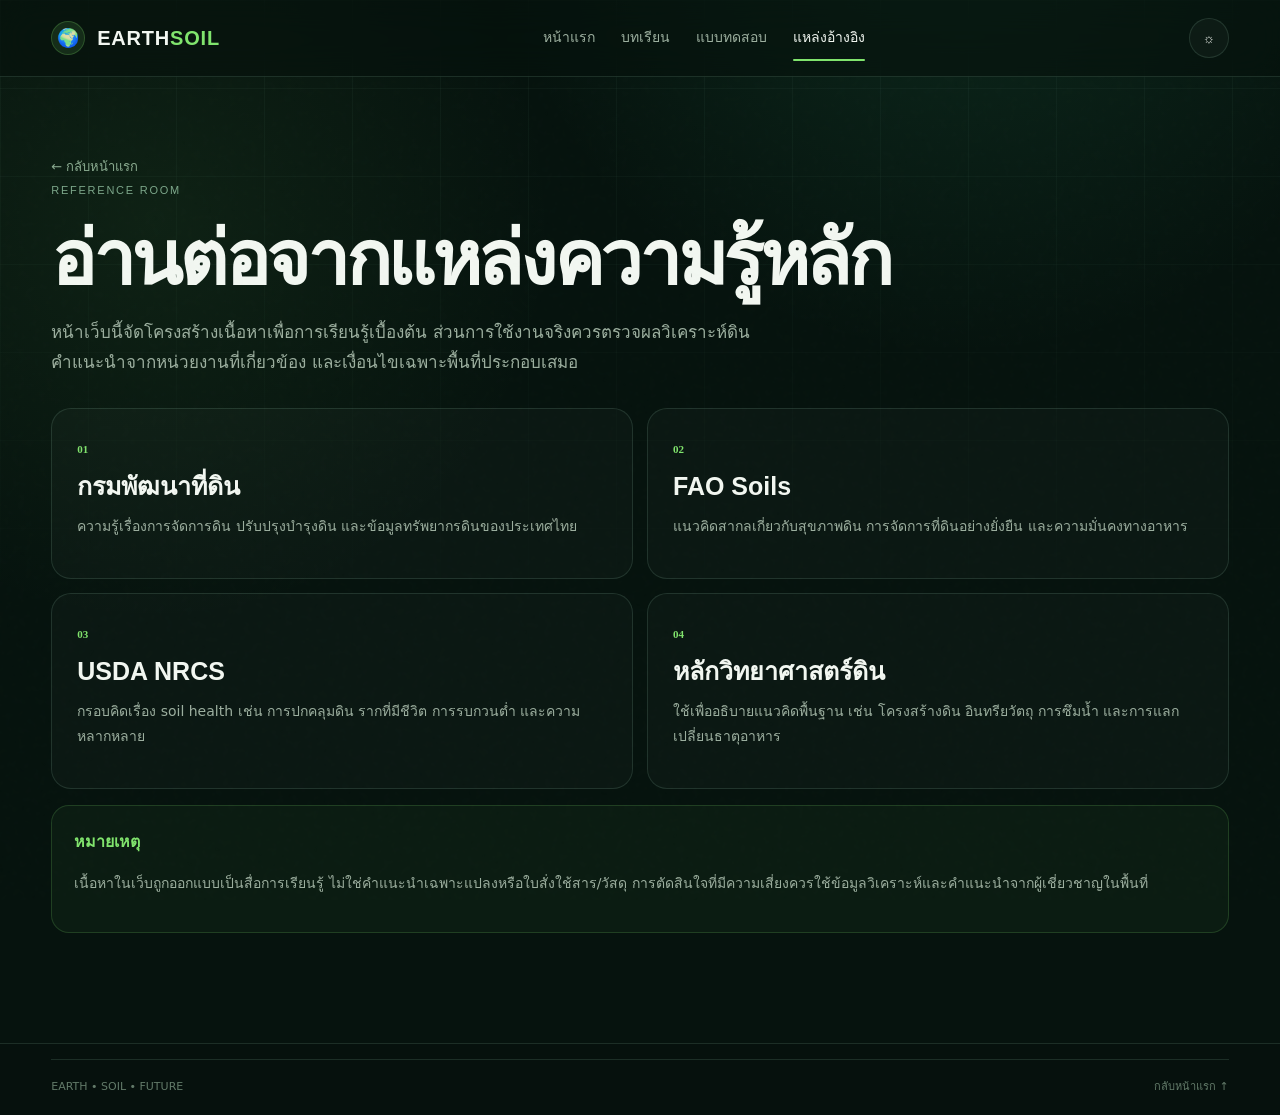
<file: references.html>
<!doctype html><html lang="th"><head><meta charset="utf-8"><meta name="viewport" content="width=device-width,initial-scale=1"><title>แหล่งอ้างอิง | EARTHSOIL</title><link rel="preconnect" href="https://fonts.gstatic.com" crossorigin><style>:root{--bg:#06130e;--bg2:#0a1d15;--panel:#0d261b;--panel2:#102c20;--line:rgba(188,255,220,.12);--text:#f2f7f1;--muted:#9caf9f;--accent:#80e46d;--accent2:#47d590;--cream:#e9f5e7;--shadow:0 25px 80px rgba(0,0,0,.28);--radius:26px}*{box-sizing:border-box}html{scroll-behavior:smooth}body{margin:0;background:radial-gradient(circle at 75% -10%,rgba(66,213,144,.12),transparent 30%),radial-gradient(circle at 12% 20%,rgba(128,228,109,.07),transparent 28%),var(--bg);color:var(--text);font-family:"IBM Plex Sans Thai",system-ui,sans-serif;line-height:1.8}body:before{content:"";position:fixed;inset:0;pointer-events:none;background-image:linear-gradient(var(--line) 1px,transparent 1px),linear-gradient(90deg,var(--line) 1px,transparent 1px);background-size:88px 88px;mask-image:linear-gradient(to bottom,rgba(0,0,0,.35),transparent 75%);z-index:-3}.noise{position:fixed;inset:0;pointer-events:none;opacity:.04;z-index:20;background-image:url("data:image/svg+xml,%3Csvg viewBox='0 0 160 160' xmlns='http://www.w3.org/2000/svg'%3E%3Cfilter id='n'%3E%3CfeTurbulence type='fractalNoise' baseFrequency='.8' numOctaves='2' stitchTiles='stitch'/%3E%3C/filter%3E%3Crect width='100%25' height='100%25' filter='url(%23n)' opacity='.3'/%3E%3C/svg%3E")}.progress-bar{position:fixed;top:0;left:0;height:3px;width:0;background:linear-gradient(90deg,var(--accent2),var(--accent));z-index:50;box-shadow:0 0 20px var(--accent)}a{color:inherit;text-decoration:none}.site-header{position:sticky;top:0;z-index:40;display:flex;align-items:center;justify-content:space-between;gap:30px;padding:18px 4vw;border-bottom:1px solid var(--line);background:rgba(5,18,13,.72);backdrop-filter:blur(18px)}.brand{display:inline-flex;align-items:center;gap:12px;font-family:"Space Grotesk",sans-serif;font-weight:700;letter-spacing:.04em;font-size:20px}.brand-orb{display:grid;place-items:center;width:34px;height:34px;border-radius:50%;background:rgba(128,228,109,.12);border:1px solid rgba(128,228,109,.22);font-size:18px}.brand-text span{color:var(--accent)}.top-nav{display:flex;gap:26px;align-items:center}.top-nav a{color:var(--muted);font-size:14px;transition:.2s}.top-nav a:hover,.top-nav a.active{color:var(--text)}.top-nav a.active{position:relative}.top-nav a.active:after{content:"";position:absolute;left:0;right:0;bottom:-10px;height:2px;background:var(--accent);border-radius:2px}.icon-btn{border:1px solid var(--line);background:rgba(255,255,255,.03);color:var(--text);width:40px;height:40px;border-radius:50%;cursor:pointer}.section-shell{width:min(1180px,92vw);margin:0 auto}.hero-section{padding:72px 0 70px;min-height:calc(100vh - 80px);display:flex;align-items:center}.hero-grid{display:grid;grid-template-columns:1.05fr .95fr;gap:50px;align-items:center}.eyebrow{font-family:"Space Grotesk",sans-serif;letter-spacing:.16em;font-size:11px;color:#7ca78a;display:flex;align-items:center;gap:8px;margin-bottom:18px}.pulse-dot{width:7px;height:7px;background:var(--accent);border-radius:50%;box-shadow:0 0 18px var(--accent)}h1,h2,h3{font-family:"Space Grotesk","IBM Plex Sans Thai",sans-serif;line-height:1.08;margin:0}h1{font-size:clamp(46px,7vw,88px);letter-spacing:-.045em}h1 em{font-style:normal;color:var(--accent)}.hero-lead,.lead{color:var(--muted);font-size:17px;max-width:720px}.hero-actions{display:flex;gap:12px;margin:30px 0}.btn{display:inline-flex;align-items:center;gap:13px;padding:13px 20px;border-radius:13px;font-weight:600;border:1px solid transparent;transition:transform .2s,box-shadow .2s,background .2s}.btn:hover{transform:translateY(-2px)}.btn-primary{background:linear-gradient(135deg,#8ae976,#65d980);color:#082312;box-shadow:0 10px 35px rgba(128,228,109,.18)}.btn-ghost{border-color:var(--line);background:rgba(255,255,255,.02);color:var(--text)}.btn-light{background:var(--cream);color:#10301f}.micro-stats{display:flex;gap:32px;margin-top:36px}.micro-stats div{display:flex;flex-direction:column}.micro-stats strong{font:700 28px/1 "Space Grotesk";color:var(--text)}.micro-stats span{font-size:12px;color:var(--muted)}.hero-visual{position:relative;min-height:540px;display:grid;place-items:center}.soil-globe{position:relative;width:390px;height:390px;border-radius:50%;overflow:hidden;background:radial-gradient(circle at 32% 28%,#355c43,#153222 45%,#0b1b13 70%);box-shadow:inset -40px -30px 80px rgba(0,0,0,.4),0 30px 80px rgba(0,0,0,.35);border:1px solid rgba(212,255,229,.16)}.globe-surface{position:absolute;inset:0 0 52%;background:linear-gradient(180deg,#78db6f,#3d8d53);display:grid;place-items:center;font-size:64px}.globe-layer{position:absolute;left:0;right:0}.layer-top{top:48%;height:19%;background:linear-gradient(#8b5739,#6f432c)}.layer-middle{top:64%;height:20%;background:linear-gradient(#6a3f2b,#3d271e)}.layer-deep{top:80%;height:20%;background:linear-gradient(#41271f,#201611)}.globe-core{position:absolute;left:35%;top:84%;width:30%;height:30%;background:radial-gradient(circle,#bb7134 0 18%,#622e1b 22%,#2c1a13 68%);border-radius:50%}.root{position:absolute;width:3px;background:#d5a36c;opacity:.8;transform-origin:top}.root-1{height:125px;left:47%;top:46%;transform:rotate(12deg)}.root-2{height:100px;left:56%;top:48%;transform:rotate(-18deg)}.root-3{height:80px;left:40%;top:48%;transform:rotate(31deg)}.orbital{position:absolute;border:1px solid rgba(128,228,109,.18);border-radius:50%;animation:spin 16s linear infinite}.orbital-a{width:520px;height:200px;transform:rotate(-27deg)}.orbital-b{width:470px;height:160px;transform:rotate(35deg);animation-duration:22s}.floating-tag{position:absolute;padding:9px 14px;border-radius:11px;background:rgba(8,26,18,.84);border:1px solid var(--line);backdrop-filter:blur(10px);font-size:12px;color:#d7e8d9;box-shadow:0 12px 30px rgba(0,0,0,.22)}.floating-tag span{color:var(--accent);font:600 11px "Space Grotesk";margin-right:5px}.tag-a{top:15%;right:2%}.tag-b{bottom:14%;left:0}.tag-c{bottom:7%;right:7%}@keyframes spin{to{transform:rotate(8deg) translateX(4px)}}.ticker-wrap{overflow:hidden;border-top:1px solid var(--line);border-bottom:1px solid var(--line);background:#0a1b13}.ticker{white-space:nowrap;display:flex;gap:26px;justify-content:center;padding:11px;color:#7e9c86;font:600 11px "Space Grotesk";letter-spacing:.2em}.ticker i{font-style:normal;color:var(--accent)}.section-pad{padding:100px 0}.section-heading{display:flex;justify-content:space-between;align-items:flex-end;gap:50px;margin-bottom:35px}.section-heading h2,.decision-section h2,.quiz-banner h2,.related-section h2{font-size:clamp(36px,4.5vw,60px);letter-spacing:-.04em}.section-heading h2 span,.decision-section h2 span{color:var(--accent)}.section-heading>p{max-width:470px;color:var(--muted)}.topic-grid{display:grid;grid-template-columns:repeat(3,1fr);gap:14px}.topic-card{min-height:270px;padding:25px;border:1px solid var(--line);background:linear-gradient(180deg,rgba(18,46,33,.92),rgba(8,24,17,.9));border-radius:20px;display:flex;flex-direction:column;box-shadow:inset 0 1px 0 rgba(255,255,255,.03);transition:.25s}.topic-card:hover{transform:translateY(-5px);border-color:rgba(128,228,109,.32);box-shadow:var(--shadow)}.topic-card.featured{background:radial-gradient(circle at 100% 0%,rgba(111,221,124,.16),transparent 45%),linear-gradient(180deg,#113321,#0b2016)}.topic-icon{font-size:28px;margin-bottom:28px}.topic-no{font:600 10px "Space Grotesk";letter-spacing:.14em;color:#699174}.topic-card h3{font-size:26px;margin:9px 0}.topic-card p{color:var(--muted);font-size:14px;margin:0;line-height:1.75}.topic-link{margin-top:auto;padding-top:20px;color:var(--accent);font-size:13px;font-weight:600}.impact-section{background:linear-gradient(180deg,rgba(4,13,9,0),rgba(9,27,18,.55),rgba(4,13,9,0))}.section-heading.compact{margin-bottom:28px}.impact-grid{display:grid;grid-template-columns:repeat(3,1fr);gap:12px}.impact-card{padding:22px;border:1px solid var(--line);background:rgba(255,255,255,.02);border-radius:17px;display:grid;grid-template-columns:auto 1fr;gap:2px 12px}.impact-card strong{grid-row:span 2;font-size:26px}.impact-card span{font-weight:600}.impact-card small{color:var(--muted);font-size:12px}.decision-layout{display:grid;grid-template-columns:.9fr 1.1fr;gap:60px;align-items:center}.loop-card{border:1px solid var(--line);border-radius:24px;padding:14px;background:rgba(255,255,255,.025)}.loop-step{display:grid;grid-template-columns:54px 1fr;gap:14px;padding:18px 16px}.loop-step b{font:700 12px "Space Grotesk";color:var(--accent);padding-top:3px}.loop-step span{font-weight:600}.loop-step small{grid-column:2;color:var(--muted);font-size:13px}.loop-arrow{text-align:center;color:#4d7e5a;font-size:20px}.quiz-banner{margin-bottom:100px;padding:35px;border:1px solid rgba(128,228,109,.22);border-radius:26px;background:linear-gradient(120deg,#163823,#193528 55%,#0f281b);display:flex;justify-content:space-between;align-items:center;gap:30px}.quiz-banner p{color:#b4c8b4;max-width:680px}.site-footer{border-top:1px solid var(--line);padding:45px 0 18px;background:#06110d}.footer-grid{display:grid;grid-template-columns:1.4fr .8fr .8fr;gap:50px}.footer-grid>div{display:flex;flex-direction:column;gap:7px}.footer-grid p,.footer-grid a:not(.brand){color:var(--muted);font-size:13px}.footer-grid strong{margin-bottom:6px}.footer-bottom{width:min(1180px,92vw);margin:35px auto 0;padding-top:17px;border-top:1px solid var(--line);display:flex;justify-content:space-between;color:#627a69;font-size:11px}.article-hero{padding:65px 0 30px}.back-link{color:#8bac91;font-size:13px}.article-meta{margin-top:28px;color:var(--accent);font:600 11px "Space Grotesk";letter-spacing:.14em}.article-hero h1{font-size:clamp(48px,6.7vw,82px);margin:10px 0 20px}.article-intro{max-width:780px;color:#a9b9aa;font-size:17px}.article-tags{display:flex;gap:8px;flex-wrap:wrap;margin-top:24px}.article-tags span{padding:6px 10px;border-radius:999px;border:1px solid var(--line);color:#94ab98;font-size:11px}.article-layout{display:grid;grid-template-columns:250px 1fr;gap:70px;padding:20px 0 90px}.article-side{position:relative}.sticky-box{position:sticky;top:96px;border-left:1px solid var(--line);padding-left:19px}.sticky-box .side-kicker{font:600 10px "Space Grotesk";color:#62806b;letter-spacing:.16em;margin-bottom:13px}.sticky-box a{display:flex;gap:10px;padding:9px 0;color:#86a08c;font-size:12px}.sticky-box a span{font:600 10px "Space Grotesk";color:#5c7a64}.article-content{max-width:800px}.article-content h2{font-size:31px;margin:42px 0 15px;scroll-margin-top:105px}.article-content p{color:#bdcabe;font-size:16px}.article-list{padding-left:21px;color:#bdcabe}.article-list li{margin:8px 0}.article-callout{margin:28px 0;padding:23px;border-left:3px solid var(--accent);background:rgba(128,228,109,.055);border-radius:0 16px 16px 0}.article-callout strong{color:var(--accent);font-size:14px}.article-callout p{margin:7px 0 0}.data-table{overflow:auto;margin:24px 0;border:1px solid var(--line);border-radius:16px}.data-table table{width:100%;border-collapse:collapse;min-width:620px}.data-table th,.data-table td{text-align:left;padding:13px 15px;border-bottom:1px solid var(--line);font-size:13px}.data-table th{color:#9fc2a7;background:rgba(255,255,255,.03)}.data-table td{color:#b9c8ba}.step-stack{display:flex;flex-direction:column;gap:10px;margin:24px 0}.article-step{display:grid;grid-template-columns:50px 1fr;gap:15px;padding:17px;border:1px solid var(--line);border-radius:15px;background:rgba(255,255,255,.02)}.article-step>b{color:var(--accent);font:700 11px "Space Grotesk";padding-top:3px}.article-step strong{font-size:15px}.article-step p{margin:3px 0 0;font-size:13px}.related-section{padding:0 0 100px}.related-grid{display:grid;grid-template-columns:repeat(3,1fr);gap:13px;margin-top:24px}.related-card{border:1px solid var(--line);border-radius:17px;padding:20px;background:rgba(255,255,255,.02)}.related-card span{font:600 9px "Space Grotesk";color:#689074;letter-spacing:.12em}.related-card h3{font-size:21px;margin:9px 0}.related-card p{font-size:12px;color:var(--muted)}.related-card b{font-size:12px;color:var(--accent)}.quiz-page,.refs-page{padding:75px 0 110px}.quiz-page h1,.refs-page h1{font-size:clamp(46px,6vw,75px);margin:12px 0}.quiz-question{border:1px solid var(--line);border-radius:20px;padding:24px;margin:17px 0;background:rgba(255,255,255,.025)}.quiz-question legend{font-size:17px;font-weight:600;padding:0 8px;max-width:900px}.quiz-question legend span{color:var(--accent);font:700 11px "Space Grotesk";margin-right:12px}.option{display:block;margin-top:10px}.option input{display:none}.option span{display:block;padding:12px 14px;border:1px solid var(--line);border-radius:12px;color:#b9c9bb;cursor:pointer;transition:.2s}.option input:checked+span{border-color:rgba(128,228,109,.5);background:rgba(128,228,109,.08);color:var(--text)}.explain{margin-top:12px;padding:10px 12px;border-radius:10px;font-size:12px;display:none}.explain.correct,.explain.wrong{display:block}.explain.correct{background:rgba(128,228,109,.08);color:#a9e7a6}.explain.wrong{background:rgba(242,126,126,.06);color:#efb0a3}.quiz-actions{display:flex;gap:12px;margin-top:20px}.quiz-result{display:flex;align-items:center;gap:22px;margin:30px 0;padding:23px;border:1px solid var(--line);border-radius:20px;background:linear-gradient(90deg,rgba(128,228,109,.08),rgba(255,255,255,.02))}.score{font:700 42px "Space Grotesk";color:var(--accent)}.score small{font-size:16px;color:var(--muted)}.quiz-result p{margin:4px 0;color:var(--muted)}.ref-grid{display:grid;grid-template-columns:repeat(2,1fr);gap:14px;margin-top:30px}.ref-card{padding:25px;border:1px solid var(--line);border-radius:20px;background:rgba(255,255,255,.025)}.ref-card span{font:700 11px "Space Grotesk";color:var(--accent)}.ref-card h3{font-size:25px;margin:10px 0}.ref-card p,.notice p{color:var(--muted);font-size:14px}.notice{margin-top:16px;padding:22px;border:1px solid rgba(128,228,109,.18);border-radius:18px;background:rgba(128,228,109,.045)}.notice strong{color:var(--accent)}.compact-footer{padding-top:15px}.compact-footer .footer-bottom{margin-top:0}
[data-theme=light]{--bg:#f2f7f0;--bg2:#ffffff;--panel:#fff;--panel2:#eaf2e9;--line:rgba(28,74,42,.12);--text:#112318;--muted:#5b7061;--cream:#102d1d}.home-page[data-theme=light],body[data-theme=light]{background:#f2f7f0}.home-page[data-theme=light]:before,body[data-theme=light]:before{display:none}.home-page[data-theme=light] .site-header,body[data-theme=light] .site-header{background:rgba(243,249,241,.76)}.home-page[data-theme=light] .topic-card,body[data-theme=light] .topic-card,.home-page[data-theme=light] .loop-card{background:#fff}.home-page[data-theme=light] .site-footer,body[data-theme=light] .site-footer{background:#e9f1e8}
@media(max-width:980px){.top-nav{display:none}.hero-grid,.decision-layout{grid-template-columns:1fr}.hero-visual{min-height:430px}.topic-grid,.impact-grid,.related-grid{grid-template-columns:repeat(2,1fr)}.section-heading{align-items:flex-start;flex-direction:column}.article-layout{grid-template-columns:1fr;gap:20px}.article-side{order:2}.sticky-box{position:static}.sticky-box a{display:inline-flex;margin-right:16px}.footer-grid{grid-template-columns:1fr 1fr}.quiz-banner{flex-direction:column;align-items:flex-start}.hero-section{padding-top:50px}}
@media(max-width:650px){.site-header{padding:15px 4vw}.hero-section{padding:48px 0}.hero-visual{transform:scale(.88);transform-origin:center}.soil-globe{width:320px;height:320px}.topic-grid,.impact-grid,.related-grid,.ref-grid{grid-template-columns:1fr}.topic-card{min-height:235px}.micro-stats{gap:20px}.section-pad{padding:72px 0}.quiz-banner{margin-bottom:70px}.footer-grid{grid-template-columns:1fr}.footer-bottom{gap:12px;flex-direction:column}.article-layout{padding-top:0}.article-hero{padding-top:50px}}
/* EARTHSOIL Nature Refresh */
body.home-page, body.article-page {
  background:
    radial-gradient(circle at 72% 8%, rgba(132,226,112,.16), transparent 28%),
    radial-gradient(circle at 8% 55%, rgba(47,137,86,.12), transparent 30%),
    linear-gradient(180deg,#071a12 0%,#0a2117 38%,#06130d 100%);
}
.home-page:after,.article-page:after{
  content:"";position:fixed;inset:0;pointer-events:none;z-index:-4;
  background:linear-gradient(90deg,rgba(4,17,11,.72),rgba(4,17,11,.25) 48%,rgba(4,17,11,.65)),
             url('nature-hero.webp') center/cover no-repeat;
  opacity:.20;filter:saturate(1.12) blur(.2px);
}
.hero-section{position:relative;overflow:hidden;border-bottom:1px solid rgba(188,255,220,.10)}
.hero-section:before{content:"";position:absolute;inset:0;pointer-events:none;background:linear-gradient(90deg,rgba(4,19,12,.93) 0%,rgba(4,19,12,.68) 42%,rgba(4,19,12,.18) 72%,rgba(4,19,12,.35)),url('nature-hero.webp') 72% center/cover no-repeat;opacity:.82;z-index:-1}
.hero-visual{min-height:540px;border-radius:38px;background:linear-gradient(135deg,rgba(4,18,11,.08),rgba(4,18,11,.38)),url('nature-hero.webp') center/cover no-repeat;box-shadow:0 35px 100px rgba(0,0,0,.25);border:1px solid rgba(218,255,225,.12);}
.hero-visual:after{content:"";position:absolute;inset:0;border-radius:38px;background:radial-gradient(circle at 70% 25%,rgba(255,244,195,.18),transparent 25%),linear-gradient(180deg,rgba(8,26,16,.04),rgba(4,15,10,.48));pointer-events:none}
.soil-globe{width:330px;height:330px;box-shadow:inset -35px -25px 70px rgba(0,0,0,.35),0 25px 70px rgba(0,0,0,.38);z-index:2}
.floating-tag{z-index:3;background:rgba(7,24,15,.66);border-color:rgba(214,255,222,.18)}
.topic-card{background:linear-gradient(180deg,rgba(23,57,37,.88),rgba(7,24,16,.86));backdrop-filter:blur(8px)}
.impact-card,.loop-card,.case-study-card{backdrop-filter:blur(8px)}
.site-header{background:rgba(5,18,13,.60)}
@media(max-width:800px){
  .hero-section{padding:38px 0 48px;min-height:auto}
  .hero-section:before{background:linear-gradient(180deg,rgba(4,19,12,.78),rgba(4,19,12,.56) 48%,rgba(4,19,12,.82)),url('nature-hero.webp') center/cover no-repeat;opacity:.9}
  .hero-grid{gap:26px}
  .hero-visual{min-height:330px;border-radius:28px;background-position:center 42%}
  .hero-visual:after{border-radius:28px}
  .soil-globe{width:235px;height:235px}
  .globe-surface{font-size:42px}
  .orbital-a{width:310px;height:120px}.orbital-b{width:280px;height:100px}
  .floating-tag{font-size:10px;padding:7px 10px}.tag-a{top:8%;right:3%}.tag-b{bottom:7%;left:3%}.tag-c{bottom:3%;right:5%}
  h1{font-size:clamp(44px,15vw,64px)}
  .hero-lead{font-size:15px;line-height:1.85}
  .micro-stats{gap:18px;margin-top:24px}
  .micro-stats strong{font-size:24px}
  .topic-grid{grid-template-columns:1fr 1fr}
  .topic-card{min-height:245px;padding:18px;border-radius:18px}
  .topic-card h3{font-size:20px}
  .topic-card p{font-size:13px}
}
@media(max-width:520px){
  .topic-grid{grid-template-columns:1fr}
  .topic-card{min-height:205px}
  .section-pad{padding:64px 0}
  .section-heading{display:block}
  .section-heading>p{margin-top:14px}
  .hero-actions{flex-direction:column;align-items:stretch}.btn{justify-content:center}
  .hero-visual{min-height:300px}
  .soil-globe{width:210px;height:210px}
  .tag-b{left:0}.tag-c{right:0}
  .case-study-card{border-radius:20px}
}

</style></head><body><div class="noise"></div><header class="site-header"><a class="brand" href="index.html"><span class="brand-orb">🌍</span><span class="brand-text">EARTH<span>SOIL</span></span></a><nav class="top-nav"><a href="index.html">หน้าแรก</a><a href="index.html#explore">บทเรียน</a><a href="quiz.html">แบบทดสอบ</a><a class="active" href="references.html">แหล่งอ้างอิง</a></nav><button class="icon-btn" id="themeToggle" type="button">☼</button></header><main class="section-shell refs-page"><a class="back-link" href="index.html">← กลับหน้าแรก</a><div class="eyebrow">REFERENCE ROOM</div><h1>อ่านต่อจากแหล่งความรู้หลัก</h1><p class="lead">หน้าเว็บนี้จัดโครงสร้างเนื้อหาเพื่อการเรียนรู้เบื้องต้น ส่วนการใช้งานจริงควรตรวจผลวิเคราะห์ดิน คำแนะนำจากหน่วยงานที่เกี่ยวข้อง และเงื่อนไขเฉพาะพื้นที่ประกอบเสมอ</p><div class="ref-grid"><div class="ref-card"><span>01</span><h3>กรมพัฒนาที่ดิน</h3><p>ความรู้เรื่องการจัดการดิน ปรับปรุงบำรุงดิน และข้อมูลทรัพยากรดินของประเทศไทย</p></div><div class="ref-card"><span>02</span><h3>FAO Soils</h3><p>แนวคิดสากลเกี่ยวกับสุขภาพดิน การจัดการที่ดินอย่างยั่งยืน และความมั่นคงทางอาหาร</p></div><div class="ref-card"><span>03</span><h3>USDA NRCS</h3><p>กรอบคิดเรื่อง soil health เช่น การปกคลุมดิน รากที่มีชีวิต การรบกวนต่ำ และความหลากหลาย</p></div><div class="ref-card"><span>04</span><h3>หลักวิทยาศาสตร์ดิน</h3><p>ใช้เพื่ออธิบายแนวคิดพื้นฐาน เช่น โครงสร้างดิน อินทรียวัตถุ การซึมน้ำ และการแลกเปลี่ยนธาตุอาหาร</p></div></div><div class="notice"><strong>หมายเหตุ</strong><p>เนื้อหาในเว็บถูกออกแบบเป็นสื่อการเรียนรู้ ไม่ใช่คำแนะนำเฉพาะแปลงหรือใบสั่งใช้สาร/วัสดุ การตัดสินใจที่มีความเสี่ยงควรใช้ข้อมูลวิเคราะห์และคำแนะนำจากผู้เชี่ยวชาญในพื้นที่</p></div></main><footer class="site-footer compact-footer"><div class="footer-bottom"><span>EARTH • SOIL • FUTURE</span><a href="index.html">กลับหน้าแรก ↑</a></div></footer><script>(function(){
  const root=document.documentElement;
  const saved=localStorage.getItem('earthsoil-theme');
  if(saved) root.dataset.theme=saved;
  const themeBtn=document.getElementById('themeToggle');
  if(themeBtn){ themeBtn.addEventListener('click',()=>{const next=root.dataset.theme==='light'?'dark':'light';root.dataset.theme=next;localStorage.setItem('earthsoil-theme',next);themeBtn.textContent=next==='light'?'☾':'☼';}); if(root.dataset.theme==='light') themeBtn.textContent='☾'; }
  const bar=document.getElementById('readingProgress');
  if(bar){ const update=()=>{ const h=document.documentElement.scrollHeight-window.innerHeight;bar.style.width=(h>0?(window.scrollY/h)*100:0)+'%';};window.addEventListener('scroll',update,{passive:true});update(); }
  document.querySelectorAll('a[href^="#"]').forEach(a=>a.addEventListener('click',e=>{const id=a.getAttribute('href');if(id.length>1){const el=document.querySelector(id);if(el){e.preventDefault();el.scrollIntoView({behavior:'smooth'})}}}));
})();
</script></body></html>
</file>
